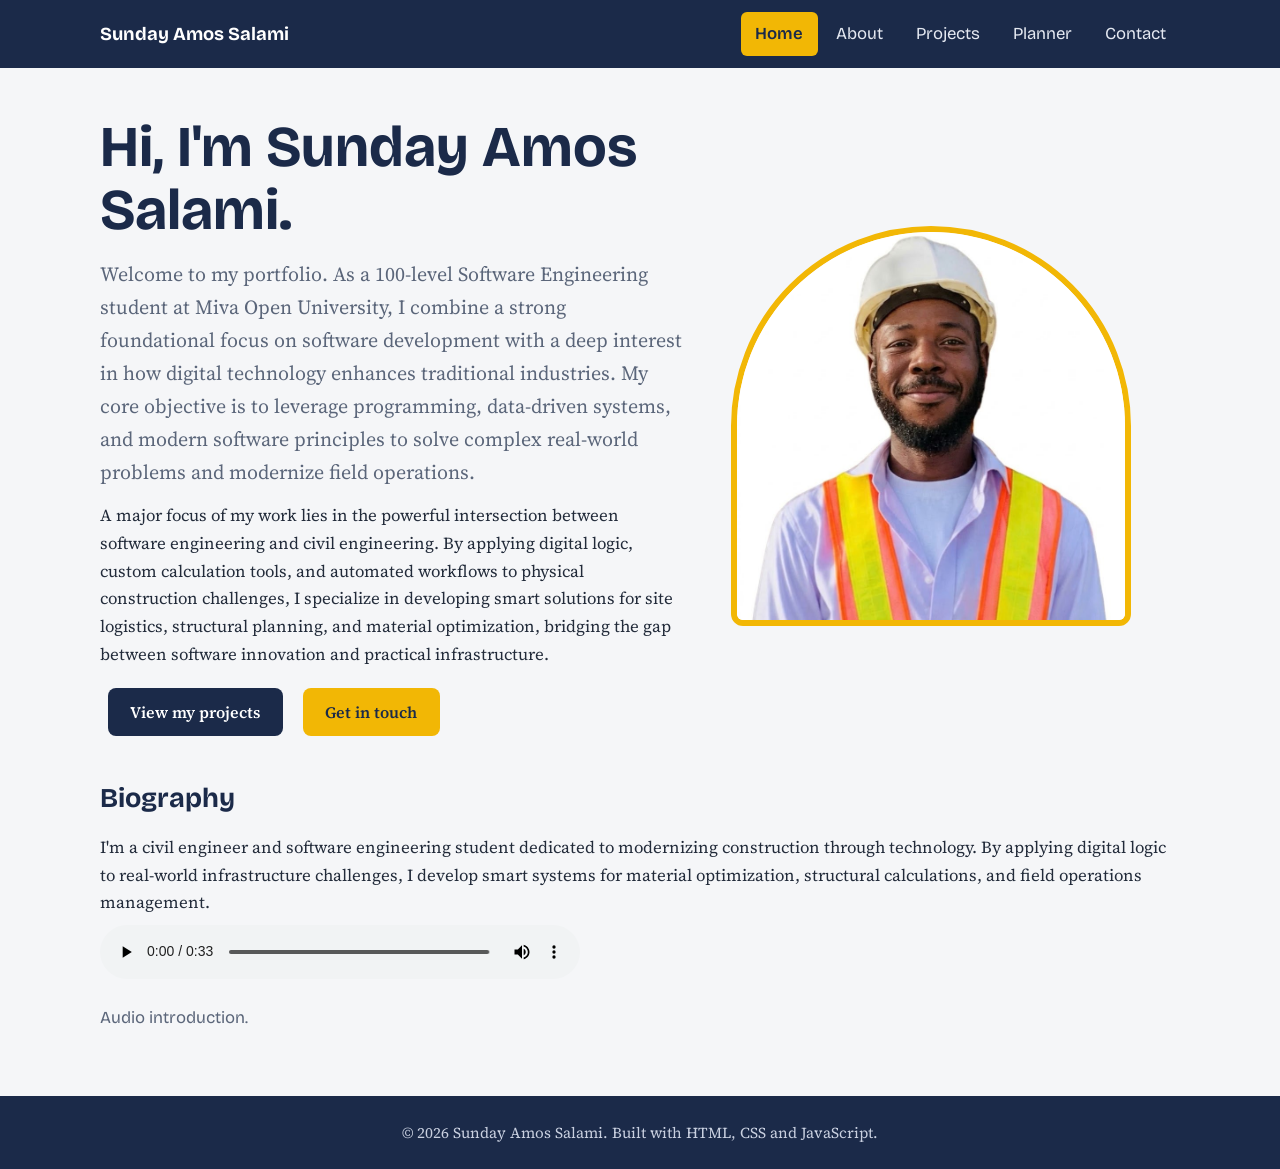
<file: portfolio/portfolio/index.html>
<!DOCTYPE html>
<!-- Page: Home | Part of Sunday Amos Salami's student portfolio -->
<html lang="en">
<head>
  <meta charset="UTF-8">
  <!-- Makes the layout scale correctly on phones -->
  <meta name="viewport" content="width=device-width, initial-scale=1">
  <title>Home | Sunday Amos Salami</title>
  <meta name="description" content="Student portfolio and academic planner of Sunday Amos Salami.">
  <!-- Google Fonts: speeds up font loading, then loads the two font families -->
  <link rel="preconnect" href="https://fonts.googleapis.com">
  <link rel="preconnect" href="https://fonts.gstatic.com" crossorigin>
  <link href="https://fonts.googleapis.com/css2?family=Bricolage+Grotesque:wght@500;700&family=Source+Serif+4:wght@400;600&display=swap" rel="stylesheet">
  <!-- Site-wide stylesheet -->
  <link rel="stylesheet" href="css/style.css">
</head>
<body>
  <!-- ===== Site header and navigation (same on every page) ===== -->
  <header>
    <div class="wrap">
      <a class="brand" href="index.html">Sunday Amos Salami</a>
      <!-- Mobile menu toggle; behaviour is in js/script.js -->
      <button id="menu-btn" aria-label="Toggle menu" aria-expanded="false">Menu</button>
      <nav aria-label="Main">
        <ul id="nav-list">
          <li><a href="index.html" class="active" aria-current="page">Home</a></li>
          <li><a href="about.html">About</a></li>
          <li><a href="projects.html">Projects</a></li>
          <li><a href="planner.html">Planner</a></li>
          <li><a href="contact.html">Contact</a></li>
        </ul>
      </nav>
    </div>
  </header>

  <!-- ===== Main page content ===== -->
  <main>
    <div class="wrap">
      <!-- Hero: introduction text on the left, portrait on the right -->
      <section class="hero">
        <div>
          <h1>Hi, I'm Sunday Amos Salami.</h1>
          <p class="lead">Welcome to my portfolio. As a 100-level Software Engineering student at Miva Open University, I combine a strong foundational focus on software development with a deep interest in how digital technology enhances traditional industries. My core objective is to leverage programming, data-driven systems, and modern software principles to solve complex real-world problems and modernize field operations.</p>
          <p>A major focus of my work lies in the powerful intersection between software engineering and civil engineering. By applying digital logic, custom calculation tools, and automated workflows to physical construction challenges, I specialize in developing smart solutions for site logistics, structural planning, and material optimization, bridging the gap between software innovation and practical infrastructure.</p>
          <!-- Call-to-action buttons -->
          <a class="btn" href="projects.html">View my projects</a>
          <a class="btn alt" href="contact.html">Get in touch</a>
        </div>
        <img src="images/salami.jpeg" alt="Portrait of Sunday Amos Salami" width="400" height="400">
      </section>

      <!-- Short biography -->
      <h2>Biography</h2>
      <p>I'm a civil engineer and software engineering student dedicated to modernizing construction through technology. By applying digital logic to real-world infrastructure challenges, I develop smart systems for material optimization, structural calculations, and field operations management.</p>

      <!-- Audio introduction (file must exist at media/bio.mpeg) -->
      <audio controls aria-label="Audio introduction">
        <source src="media/bio.mpeg" type="audio/mpeg">
        Your browser does not support audio.
      </audio>
      <p class="stats">Audio introduction.</p>
    </div>
  </main>

  <!-- ===== Footer ===== -->
  <footer>
    <p>&copy; 2026 Sunday Amos Salami. Built with HTML, CSS and JavaScript.</p>
  </footer>

  <!-- Shared JavaScript: menu toggle, form validation, planner logic -->
  <script src="js/script.js"></script>
</body>
</html>
</file>
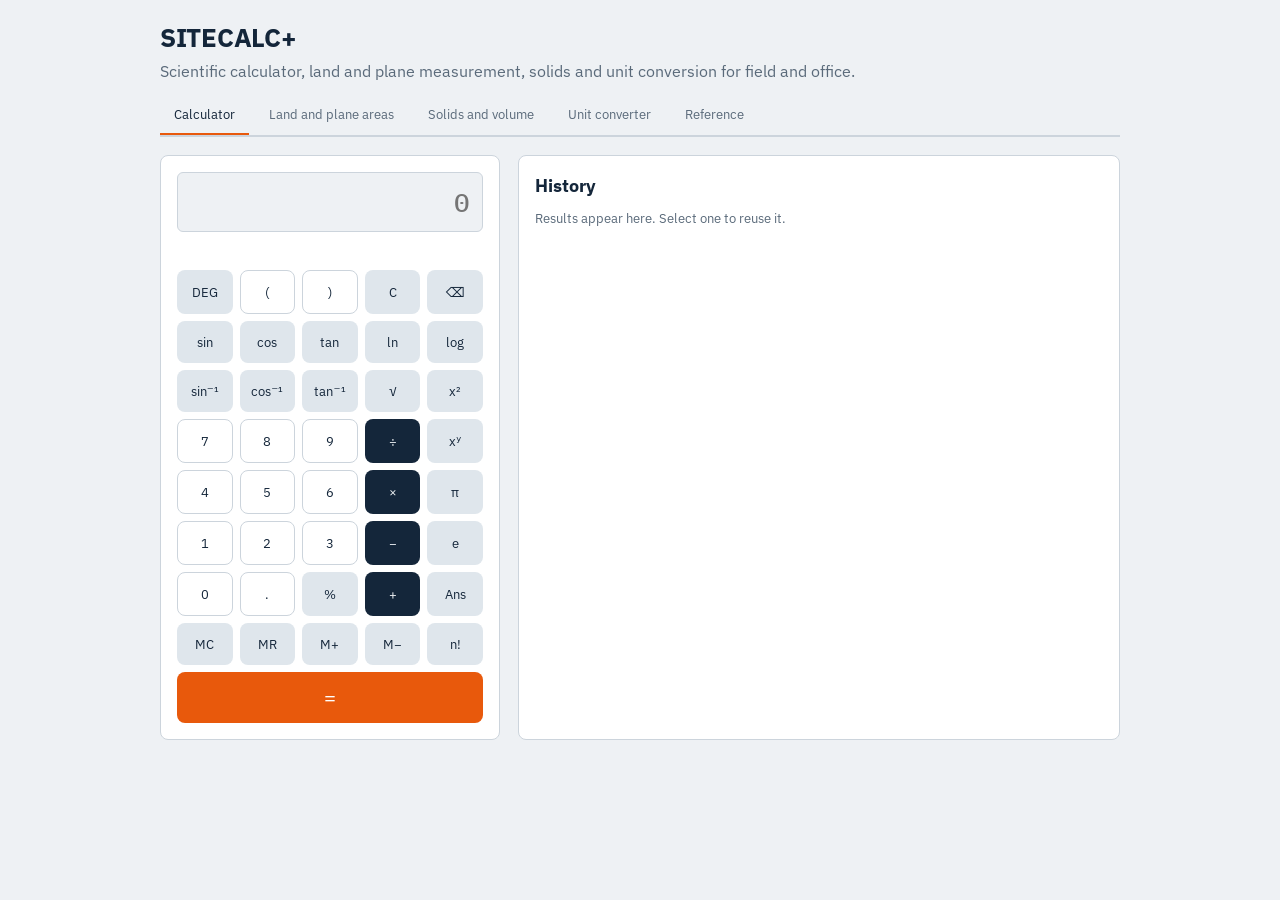
<file: portfolio/portfolio/sitecalc/index.html>
<!DOCTYPE html>
<html lang="en">
<head>
<meta charset="utf-8">
<meta name="viewport" content="width=device-width, initial-scale=1, viewport-fit=cover">
<title>SITECALC+ – Land Measurement and Engineering Calculator</title>
<link href="https://fonts.googleapis.com/css2?family=IBM+Plex+Sans:wght@400;500;600;700&family=IBM+Plex+Mono:wght@500&display=swap" rel="stylesheet">
<style>
:root{--bg:#eef1f4;--sf:#fff;--ink:#14263a;--mu:#5a6a7a;--ln:#ccd4dc;--ac:#e8590c;--acl:#fff;--fn:#dfe6ec;--ok:#1f7a4d;--wn:#b4441a;box-sizing:border-box;padding-top:env(safe-area-inset-top,0px);padding-bottom:env(safe-area-inset-bottom,0px)}
@media (prefers-color-scheme:dark){:root:not([data-theme="light"]){--bg:#0e1a27;--sf:#16263a;--ink:#e6edf3;--mu:#92a4b5;--ln:#2e4258;--fn:#223850;--ok:#5fc28a;--wn:#f0955a}}
:root[data-theme="dark"]{--bg:#0e1a27;--sf:#16263a;--ink:#e6edf3;--mu:#92a4b5;--ln:#2e4258;--fn:#223850;--ok:#5fc28a;--wn:#f0955a}
*{box-sizing:border-box}
html{scroll-padding-top:env(safe-area-inset-top,0px)}
body{margin:0;background:var(--bg);color:var(--ink);font:16px/1.5 "IBM Plex Sans",system-ui,-apple-system,"Segoe UI",sans-serif}
header{padding:18px 20px 0;max-width:1000px;margin:auto}
h1{font-size:26px;margin:0;font-weight:700;letter-spacing:-.3px}
header p{margin:2px 0 12px;color:var(--mu)}
nav{display:flex;gap:6px;overflow-x:auto;border-bottom:2px solid var(--ln)}
nav button{font:600 15px inherit;font-family:inherit;border:0;background:none;color:var(--mu);padding:10px 14px;cursor:pointer;border-bottom:4px solid transparent;margin-bottom:-2px;white-space:nowrap}
nav button[aria-selected="true"]{color:var(--ink);border-bottom-color:var(--ac)}
button:focus-visible,input:focus-visible,select:focus-visible,textarea:focus-visible{outline:3px solid var(--ac);outline-offset:2px}
main{max-width:1000px;margin:auto;padding:18px 20px 30px}
section{display:none}section.on{display:block}
.g2{display:grid;grid-template-columns:minmax(0,340px) minmax(0,1fr);gap:18px}
@media(max-width:760px){.g2{grid-template-columns:1fr}}
.pn{background:var(--sf);border:1px solid var(--ln);border-radius:8px;padding:16px}
h2{font-size:18px;margin:0 0 10px}
label{display:block;font-size:13px;color:var(--mu);margin:10px 0 2px}
input,select,textarea{width:100%;font:inherit;padding:8px 10px;border:1px solid var(--ln);border-radius:6px;background:var(--bg);color:var(--ink)}
textarea{font-family:"IBM Plex Mono",ui-monospace,monospace;font-size:14px}
.row{display:grid;grid-template-columns:1fr 1fr;gap:10px}
.kp{display:grid;grid-template-columns:repeat(auto-fit,minmax(140px,1fr));gap:10px;margin-bottom:14px}
.k{background:var(--bg);border-radius:6px;padding:8px 12px;border-top:3px solid var(--ac)}
.k b{display:block;font:500 20px "IBM Plex Mono",ui-monospace,monospace;overflow-wrap:anywhere}
.k span{font-size:13px;color:var(--mu)}
table{width:100%;border-collapse:collapse;font-size:15px}
td,th{padding:6px 8px;border-bottom:1px solid var(--ln);text-align:left}
td:last-child,th:last-child{text-align:right;font-family:"IBM Plex Mono",ui-monospace,monospace;font-size:14px}
th{color:var(--mu);font-weight:600}
.sc{overflow-x:auto}
.err{border-left:4px solid var(--wn);padding:8px 12px;background:var(--bg);color:var(--wn)}
.note{font-size:13px;color:var(--mu);margin:10px 0 0}
.calc{max-width:420px;margin:auto}
#c_in{font:500 26px "IBM Plex Mono",ui-monospace,monospace;text-align:right;padding:12px}
#c_pv{min-height:30px;text-align:right;font:500 18px "IBM Plex Mono",ui-monospace,monospace;color:var(--mu);padding:4px 6px}
.kb{display:grid;grid-template-columns:repeat(5,1fr);gap:7px;margin-top:8px}
.kb button{font:600 16px inherit;font-family:inherit;padding:12px 0;border:0;border-radius:8px;background:var(--fn);color:var(--ink);cursor:pointer}
.kb button.n{background:var(--sf);border:1px solid var(--ln)}
.kb button.o{background:var(--ink);color:var(--bg)}
.kb button.e{grid-column:1/-1;background:var(--ac);color:var(--acl);font-size:20px}
.kb button:active{transform:scale(.97)}
#c_h div{padding:6px 0;border-bottom:1px solid var(--ln);cursor:pointer;font-family:"IBM Plex Mono",ui-monospace,monospace;font-size:14px}
#c_h small{display:block;color:var(--mu)}
</style>
</head>
<body>
<header>
<h1>SITECALC+</h1>
<p>Scientific calculator, land and plane measurement, solids and unit conversion for field and office.</p>
<nav id="tabs" role="tablist">
<button role="tab" data-t="calc" aria-selected="true">Calculator</button>
<button role="tab" data-t="land" aria-selected="false">Land and plane areas</button>
<button role="tab" data-t="sol" aria-selected="false">Solids and volume</button>
<button role="tab" data-t="cv" aria-selected="false">Unit converter</button>
<button role="tab" data-t="ref" aria-selected="false">Reference</button>
</nav>
</header>
<main>

<section id="calc" class="on"><div class="g2">
<div class="pn calc" style="width:100%">
<input id="c_in" inputmode="none" autocomplete="off" aria-label="Expression" placeholder="0">
<div id="c_pv" aria-live="polite"></div>
<div class="kb" id="kb"></div>
</div>
<div class="pn"><h2>History</h2><div id="c_h"><p class="note">Results appear here. Select one to reuse it.</p></div></div>
</div></section>

<section id="land"><div class="g2">
<div class="pn" id="l_p"></div><div class="pn"><h2>Results</h2><div id="l_r"></div></div>
</div></section>

<section id="sol"><div class="g2">
<div class="pn" id="s_p"></div><div class="pn"><h2>Results</h2><div id="s_r"></div></div>
</div></section>

<section id="cv"><div class="g2">
<div class="pn"><h2>Convert</h2>
<label>Quantity</label><select id="v_c"></select>
<div class="row"><div><label>Value</label><input id="v_v" type="number" value="1" step="any"></div>
<div><label>From</label><select id="v_u"></select></div></div></div>
<div class="pn"><h2>All units</h2><div class="sc"><table id="v_t"></table></div></div>
</div></section>

<section id="ref"><div class="g2">
<div class="pn"><h2>Reinforcement bars</h2><div class="sc"><table id="r_b"></table></div>
<p class="note">Mass uses d² ÷ 162.2 kg/m. Check against the mill certificate of the bars you buy.</p></div>
<div class="pn"><h2>Typical unit weights</h2><div class="sc"><table id="r_w"></table></div>
<p class="note">Typical design values. Use the figures in your project specification where they differ.</p>
<h2 style="margin-top:18px">Survey and land constants</h2><div class="sc"><table id="r_c"></table></div></div>
</div></section>
</main>

<script>
const $=id=>document.getElementById(id);
const fmt=x=>{if(!isFinite(x))return '–';if(x===0)return '0';const a=Math.abs(x);if(a>=1e12||a<1e-5)return x.toExponential(4);return Number(x.toPrecision(9)).toLocaleString('en-US',{maximumFractionDigits:8})};
const P=Math.PI;
const CAT={
Length:{m:1,km:1e3,cm:.01,mm:.001,in:.0254,ft:.3048,yd:.9144,mi:1609.344,'nautical mile':1852,chain:20.1168,link:.201168,rod:5.0292},
Area:{'m²':1,'km²':1e6,ha:1e4,are:100,'cm²':1e-4,'mm²':1e-6,'ft²':.09290304,'in²':6.4516e-4,'yd²':.83612736,acre:4046.8564224,rood:1011.7141056,'mi²':2589988.110336},
Volume:{'m³':1,L:.001,mL:1e-6,'ft³':.028316846592,'in³':1.6387064e-5,'yd³':.764554857984,'US gal':.003785411784,'imp gal':.00454609,'oil barrel':.158987294928},
Angle:{'degree':1,radian:180/P,gradian:.9,arcminute:1/60,arcsecond:1/3600,turn:360},
Mass:{kg:1,g:.001,tonne:1e3,lb:.45359237,oz:.028349523125,'short ton':907.18474,'long ton':1016.0469088,stone:6.35029318},
Force:{N:1,kN:1e3,MN:1e6,kgf:9.80665,lbf:4.4482216152605,kip:4448.2216152605,'tonne-force':9806.65},
Pressure:{Pa:1,kPa:1e3,MPa:1e6,bar:1e5,psi:6894.757293168,ksi:6894757.293168,'kgf/cm²':98066.5,atm:101325},
Energy:{J:1,kJ:1e3,MJ:1e6,kWh:3.6e6,cal:4.184,kcal:4184,BTU:1055.05585262,'ft·lbf':1.3558179483314},
Power:{W:1,kW:1e3,MW:1e6,hp:745.69987158,'PS':735.49875,'BTU/h':.29307107},
Speed:{'m/s':1,'km/h':1/3.6,mph:.44704,knot:1852/3600,'ft/s':.3048},
Density:{'kg/m³':1,'g/cm³':1e3,'lb/ft³':16.01846337,'lb/in³':27679.9047},
Time:{s:1,min:60,h:3600,day:86400,week:604800},
Temperature:null};
const TMP={'°C':[v=>v,v=>v],K:[v=>v-273.15,v=>v+273.15],'°F':[v=>(v-32)*5/9,v=>v*9/5+32],'°R':[v=>(v-491.67)*5/9,v=>v*9/5+491.67]};
const opts=(o,sel)=>Object.keys(o).map(k=>`<option${k===sel?' selected':''}>${k}</option>`).join('');
const rows=a=>'<table>'+a.map(r=>`<tr><td>${r[0]}</td><td>${r[1]}</td></tr>`).join('')+'</table>';
const kp=a=>'<div class="kp">'+a.map(([v,l])=>`<div class="k"><b>${v}</b><span>${l}</span></div>`).join('')+'</div>';

/* ---------- Scientific calculator ---------- */
let deg=true,mem=0,ans=0,fresh=false,hist=[];
function calc(src){
 let s=src.replace(/×/g,'*').replace(/÷/g,'/').replace(/−/g,'-').replace(/π/g,'pi').replace(/√/g,'sqrt').replace(/\s+/g,'').toLowerCase().replace(/ans/g,'#');
 s+=')'.repeat(Math.max(0,(s.match(/\(/g)||[]).length-(s.match(/\)/g)||[]).length));
 let i=0;const fail=()=>{throw new Error('Check the expression')};
 const z=r=>Math.abs(r)<1e-14?0:r,tr=x=>deg?x*P/180:x,fr=x=>deg?x*180/P:x;
 const fact=x=>{if(x<0||x!==Math.floor(x)||x>170)fail();let r=1;for(let k=2;k<=x;k++)r*=k;return r};
 const F={sin:x=>z(Math.sin(tr(x))),cos:x=>z(Math.cos(tr(x))),tan:x=>z(Math.tan(tr(x))),asin:x=>fr(Math.asin(x)),acos:x=>fr(Math.acos(x)),atan:x=>fr(Math.atan(x)),sinh:Math.sinh,cosh:Math.cosh,tanh:Math.tanh,ln:Math.log,log:Math.log10,sqrt:Math.sqrt,cbrt:Math.cbrt,abs:Math.abs,exp:Math.exp,fact};
 const pk=()=>s[i];
 const num=()=>{const m=/^(\d+\.?\d*|\.\d+)(e[+-]?\d+)?/.exec(s.slice(i));if(!m)fail();i+=m[0].length;return parseFloat(m[0])};
 function prim(){const c=pk();
  if(c==='('){i++;const v=ex();if(pk()!==')')fail();i++;return v}
  if(c==='#'){i++;return ans}
  if(c&&/[a-z]/.test(c)){const m=/^[a-z]+/.exec(s.slice(i))[0];i+=m.length;if(m==='pi')return P;if(m==='e')return Math.E;
   if(!F[m]||pk()!=='(')fail();i++;const v=ex();if(pk()!==')')fail();i++;return F[m](v)}
  return num()}
 function post(){let v=prim();while(pk()==='!'||pk()==='%'){v=pk()==='!'?fact(v):v/100;i++}return v}
 function pw(){const b=post();if(pk()==='^'){i++;return Math.pow(b,un())}return b}
 function un(){if(pk()==='-'){i++;return -un()}if(pk()==='+'){i++;return un()}return pw()}
 function term(){let v=un();for(;;){const c=pk();if(c==='*'){i++;v*=un()}else if(c==='/'){i++;v/=un()}else if(c&&/[(a-z#]/.test(c))v*=un();else return v}}
 function ex(){let v=term();for(;;){const c=pk();if(c==='+'){i++;v+=term()}else if(c==='-'){i++;v-=term()}else return v}}
 const v=ex();if(i<s.length)fail();if(!isFinite(v))throw new Error('Math error');return parseFloat(v.toPrecision(12));
}
const KB=[['DEG','m'],['(','n'],[')','n'],['C','m'],['⌫','m'],
['sin','f','sin('],['cos','f','cos('],['tan','f','tan('],['ln','f','ln('],['log','f','log('],
['sin⁻¹','f','asin('],['cos⁻¹','f','acos('],['tan⁻¹','f','atan('],['√','f','√('],['x²','f','^2'],
['7','n'],['8','n'],['9','n'],['÷','o'],['xʸ','f','^'],
['4','n'],['5','n'],['6','n'],['×','o'],['π','f','π'],
['1','n'],['2','n'],['3','n'],['−','o'],['e','f','e'],
['0','n'],['.','n'],['%','f','%'],['+','o'],['Ans','f','Ans'],
['MC','m'],['MR','m'],['M+','m'],['M−','m'],['n!','f','!'],
['=','e']];
const ci=$('c_in');
function ins(t){if(fresh&&/^[\d.π(a-z√e]/i.test(t)&&t!=='^'&&t!=='^2'&&t!=='!'&&t!=='%')ci.value='';fresh=false;
 const a=ci.selectionStart??ci.value.length,b=ci.selectionEnd??a;ci.setRangeText(t,a,b,'end');preview()}
function preview(){const v=ci.value.trim();if(!v){$('c_pv').textContent='';return}try{$('c_pv').textContent='= '+fmt(calc(v))}catch(e){$('c_pv').textContent=''}}
function equals(){const v=ci.value.trim();if(!v)return;try{const r=calc(v);hist.unshift([v,r]);ans=r;ci.value=String(r);fresh=true;$('c_pv').textContent='';renderHist()}catch(e){$('c_pv').textContent=e.message}}
function renderHist(){$('c_h').innerHTML=hist.slice(0,30).map(([e,r],k)=>`<div data-k="${k}"><small>${e}</small>${fmt(r)}</div>`).join('')}
function key(l,t){
 if(l==='DEG'){deg=!deg;document.querySelector('[data-l="DEG"]').textContent=deg?'DEG':'RAD';preview()}
 else if(l==='C'){ci.value='';$('c_pv').textContent='';fresh=false}
 else if(l==='⌫'){ci.value=ci.value.slice(0,-1);preview()}
 else if(l==='='){equals()}
 else if(l==='MC'){mem=0}else if(l==='MR'){ins(String(mem))}
 else if(l==='M+'||l==='M−'){try{const v=calc(ci.value||String(ans));mem+=l==='M+'?v:-v}catch(e){}}
 else ins(t||l)}
$('kb').innerHTML=KB.map(([l,c,t])=>`<button class="${c}" data-l="${l}" data-t="${t||''}">${l}</button>`).join('');
$('kb').onclick=e=>{const b=e.target.closest('button');if(b)key(b.dataset.l,b.dataset.t)};
ci.addEventListener('input',()=>{fresh=false;preview()});
ci.addEventListener('keydown',e=>{if(e.key==='Enter'){e.preventDefault();equals()}});
$('c_h').onclick=e=>{const d=e.target.closest('div[data-k]');if(d){ci.value=String(hist[d.dataset.k][1]);fresh=true;preview()}};

/* ---------- Shape tools ---------- */
const pairs=t=>t.split(/[\n;]+/).map(l=>l.trim().split(/[\s,]+/).map(parseFloat)).filter(r=>r.length>=2&&r.every(isFinite));
const PL={
rect:{n:'Rectangle or square',f:[['a','Length',40],['b','Width',25]],c:v=>({A:v.a*v.b,L:2*(v.a+v.b)})},
tri:{n:'Triangle (base and height)',f:[['b','Base',30],['h','Height',20]],c:v=>({A:v.b*v.h/2})},
tri3:{n:'Triangle (three sides)',f:[['a','Side a',30],['b','Side b',40],['c','Side c',50]],c:v=>{const s=(v.a+v.b+v.c)/2,q=s*(s-v.a)*(s-v.b)*(s-v.c);return q>0?{A:Math.sqrt(q),L:2*s}:{err:'These three sides cannot form a triangle.'}}},
trap:{n:'Trapezoid',f:[['a','Parallel side a',30],['b','Parallel side b',20],['h','Height',15]],c:v=>({A:(v.a+v.b)/2*v.h})},
par:{n:'Parallelogram',f:[['b','Base',30],['h','Height',12],['s','Slanted side',14]],c:v=>({A:v.b*v.h,L:2*(v.b+v.s)})},
circ:{n:'Circle',f:[['r','Radius',10]],c:v=>({A:P*v.r*v.r,L:2*P*v.r})},
sec:{n:'Circular sector',f:[['r','Radius',10],['t','Angle (degrees)',90]],c:v=>({A:v.r*v.r*v.t*P/360,L:2*v.r+v.r*v.t*P/180})},
ell:{n:'Ellipse',f:[['a','Semi-axis a',12],['b','Semi-axis b',8]],c:v=>({A:P*v.a*v.b,L:P*(3*(v.a+v.b)-Math.sqrt((3*v.a+v.b)*(v.a+3*v.b)))})},
poly:{n:'Plot from coordinates',f:[['p','Corner coordinates, one "x, y" pair per line, in order around the plot',"0, 0\n40, 0\n40, 25\n20, 35\n0, 25",'ta']],c:v=>{const p=pairs(v.p);if(p.length<3)return{err:'Enter at least three corners as x, y pairs.'};
 let a=0,l=0,cx=0,cy=0;p.forEach((q,i)=>{const r=p[(i+1)%p.length],k=q[0]*r[1]-r[0]*q[1];a+=k;cx+=(q[0]+r[0])*k;cy+=(q[1]+r[1])*k;l+=Math.hypot(r[0]-q[0],r[1]-q[1])});
 a/=2;return{A:Math.abs(a),L:l,x:a?[['Centroid x',fmt(cx/(6*a))],['Centroid y',fmt(cy/(6*a))],['Corners',p.length]]:[]}}},
off:{n:'Irregular boundary (offsets)',f:[['p','Chainage and offset, one pair per line, along a baseline',"0, 4.2\n10, 5.1\n20, 6.0\n30, 4.8\n40, 3.9",'ta']],c:v=>{const p=pairs(v.p);if(p.length<2)return{err:'Enter at least two chainage, offset pairs.'};
 let t=0;for(let i=0;i<p.length-1;i++)t+=(p[i][1]+p[i+1][1])/2*(p[i+1][0]-p[i][0]);
 const h=p[1][0]-p[0][0],n=p.length,eq=p.every((q,i)=>i===0||Math.abs(q[0]-p[i-1][0]-h)<1e-9*Math.max(1,Math.abs(h)));
 if(n>=3&&n%2===1&&eq){let s=p[0][1]+p[n-1][1];for(let i=1;i<n-1;i++)s+=(i%2?4:2)*p[i][1];const sm=Math.abs(h/3*s);return{A:sm,x:[['Trapezoidal rule',fmt(Math.abs(t))],['Simpson’s rule (used)',fmt(sm)]]}}
 return{A:Math.abs(t),x:[['Method','Trapezoidal rule']]}}}};
const SO={
box:{n:'Cuboid',f:[['l','Length',5],['w','Width',3],['h','Height',2]],c:v=>({V:v.l*v.w*v.h,S:2*(v.l*v.w+v.l*v.h+v.w*v.h)})},
cyl:{n:'Cylinder',f:[['r','Radius',1],['h','Height',3]],c:v=>({V:P*v.r*v.r*v.h,S:2*P*v.r*(v.r+v.h)})},
hol:{n:'Hollow cylinder or pipe',f:[['R','Outer radius',0.3],['r','Inner radius',0.25],['h','Length',6]],c:v=>v.r>=v.R?{err:'Inner radius must be smaller than outer radius.'}:{V:P*v.h*(v.R*v.R-v.r*v.r),S:2*P*(v.R+v.r)*v.h+2*P*(v.R*v.R-v.r*v.r)}},
cone:{n:'Cone',f:[['r','Radius',2],['h','Height',3]],c:v=>({V:P*v.r*v.r*v.h/3,S:P*v.r*(v.r+Math.hypot(v.r,v.h))})},
sph:{n:'Sphere',f:[['r','Radius',1.5]],c:v=>({V:4/3*P*v.r**3,S:4*P*v.r*v.r})},
fru:{n:'Conical frustum',f:[['a','Bottom radius',2],['b','Top radius',1],['h','Height',3]],c:v=>({V:P*v.h/3*(v.a*v.a+v.a*v.b+v.b*v.b),S:P*(v.a*v.a+v.b*v.b)+P*(v.a+v.b)*Math.hypot(v.h,v.a-v.b)})},
tre:{n:'Trench or channel (earthworks)',f:[['b','Bottom width',1.2],['d','Depth',2],['z','Side slope (horizontal per 1 vertical)',0.5],['L','Length',30]],c:v=>({V:(v.b+v.z*v.d)*v.d*v.L})}};
const DEN={'None':0,'Plain concrete':2400,'Reinforced concrete':2500,'Structural steel':7850,'Water':1000,'Loose dry soil':1600,'Brick masonry':1900,'Softwood timber':500};
const LU=['m','ft','yd','km','cm','mm','in','mi','chain','link','rod'];
function mount(pid,rid,S,solid){
 const p=$(pid),r=$(rid);let cur=Object.keys(S)[0];
 p.innerHTML=`<h2>${solid?'Solid shape':'Plane shape'}</h2><select id="${pid}s">${Object.keys(S).map(k=>`<option value="${k}">${S[k].n}</option>`).join('')}</select>
 <label>Unit for lengths</label><select id="${pid}u">${opts(Object.fromEntries(LU.map(u=>[u,1])),'m')}</select><div id="${pid}f"></div>
 ${solid?`<label>Material (optional, for mass)</label><select id="${pid}m">${Object.keys(DEN).map(k=>`<option>${k}</option>`).join('')}</select><label>Density (kg/m³)</label><input id="${pid}d" type="number" value="0" step="any">`:''}`;
 const fields=()=>{$(pid+'f').innerHTML=S[cur].f.map(([id,l,d,t])=>`<label>${l}</label>`+(t==='ta'?`<textarea id="${pid}_${id}" rows="7">${d}</textarea>`:`<input id="${pid}_${id}" type="number" step="any" value="${d}" min="0">`)).join('');run()};
 function run(){
  const v={};S[cur].f.forEach(([id,,,t])=>v[id]=t==='ta'?$(`${pid}_${id}`).value:parseFloat($(`${pid}_${id}`).value)||0);
  const o=S[cur].c(v),f=CAT.Length[$(pid+'u').value],un=$(pid+'u').value;
  if(o.err){r.innerHTML=`<div class="err">${o.err}</div>`;return}
  let h='';
  if(!solid){const m2=o.A*f*f;
   h=kp([[fmt(o.A)+' '+un+'²','Area in your unit'],[fmt(m2/1e4)+' ha','Hectares'],[fmt(m2/CAT.Area.acre)+' acre','Acres']]);
   if(o.L!=null)h+=rows([['Perimeter',fmt(o.L)+' '+un],['Perimeter in metres',fmt(o.L*f)+' m']]);
   if(o.x)h+=rows(o.x);
   h+='<h2 style="margin-top:16px">Area in every unit</h2>'+rows(Object.entries(CAT.Area).map(([k,q])=>[k,fmt(m2/q)]));
   h+='<h2 style="margin-top:16px">Plots that fit</h2>'+rows([['50 × 100 ft plots',fmt(m2/(50*100*.09290304))],['60 × 120 ft plots',fmt(m2/(60*120*.09290304))],['600 m² plots',fmt(m2/600)]])+'<p class="note">Counts ignore roads, setbacks and boundary shapes.</p>';
  }else{const m3=o.V*f**3,den=parseFloat($(pid+'d').value)||0;
   h=kp([[fmt(m3)+' m³','Volume'],[o.S!=null?fmt(o.S*f*f)+' m²':'–','Surface area']]);
   if(den>0)h+=kp([[fmt(m3*den)+' kg','Mass'],[fmt(m3*den*9.80665/1000)+' kN','Weight']]);
   h+=rows(Object.entries(CAT.Volume).map(([k,q])=>[k,fmt(m3/q)]));}
  r.innerHTML=h}
 $(pid+'s').onchange=e=>{cur=e.target.value;fields()};$(pid+'u').onchange=run;
 if(solid)$(pid+'m').onchange=e=>{$(pid+'d').value=DEN[e.target.value];run()};
 p.addEventListener('input',run);fields()}
mount('l_p','l_r',PL,false);mount('s_p','s_r',SO,true);

/* ---------- Converter ---------- */
$('v_c').innerHTML=Object.keys(CAT).map(k=>`<option>${k}</option>`).join('');
function cvUnits(){const c=$('v_c').value;$('v_u').innerHTML=c==='Temperature'?opts(TMP):opts(CAT[c]);cv()}
function cv(){const c=$('v_c').value,x=parseFloat($('v_v').value),u=$('v_u').value;if(!isFinite(x)){$('v_t').innerHTML='';return}
 let a;if(c==='Temperature'){const b=TMP[u][0](x);a=Object.keys(TMP).map(k=>[k,fmt(TMP[k][1](b))])}
 else{const b=x*CAT[c][u];a=Object.entries(CAT[c]).map(([k,q])=>[k,fmt(b/q)])}
 $('v_t').innerHTML=a.map(r=>`<tr><td>${r[0]}</td><td>${r[1]}</td></tr>`).join('')}
$('v_c').onchange=cvUnits;$('v_u').onchange=cv;$('v_v').oninput=cv;cvUnits();

/* ---------- Reference ---------- */
$('r_b').innerHTML='<tr><th>Diameter</th><th>Area (mm²)</th><th>kg/m</th></tr>'+[6,8,10,12,16,20,25,32,40].map(d=>`<tr><td>Y${d}</td><td>${fmt(P*d*d/4)}</td><td>${(d*d/162.2).toFixed(3)}</td></tr>`).join('');
$('r_w').innerHTML=rows([['Plain concrete','24 kN/m³'],['Reinforced concrete','25 kN/m³'],['Structural steel','78.5 kN/m³'],['Brick masonry','19 kN/m³'],['Loose dry soil','16 kN/m³'],['Water','9.81 kN/m³'],['Softwood timber','5 kN/m³']]);
$('r_c').innerHTML=rows([['1 hectare','10,000 m²'],['1 acre','4,046.86 m²'],['1 chain','20.1168 m (66 ft, 100 links)'],['1 square mile','640 acres'],['1 kgf','9.80665 N'],['1 MPa','1 N/mm² = 145.04 psi'],['1 ft','0.3048 m exactly']]);

$('tabs').onclick=e=>{const t=e.target.dataset.t;if(!t)return;
 document.querySelectorAll('nav button').forEach(b=>b.setAttribute('aria-selected',b.dataset.t===t));
 document.querySelectorAll('section').forEach(s=>s.classList.toggle('on',s.id===t))};
</script>
</body>
</html>
</file>
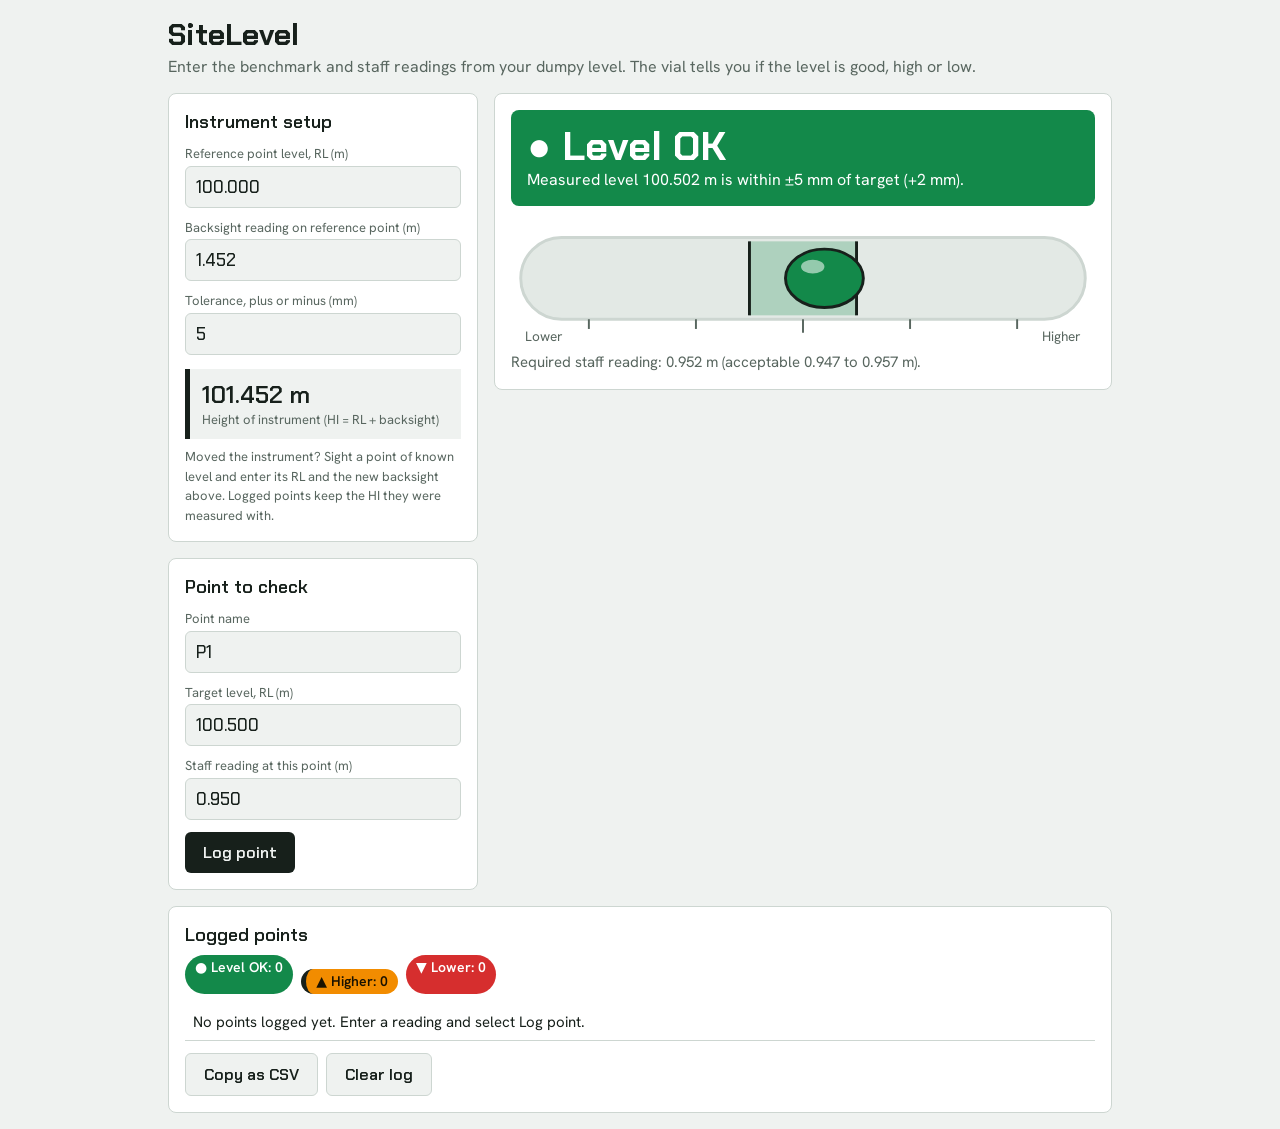
<file: portfolio/portfolio/sitelevel/index.html>
<!DOCTYPE html>
<html lang="en">
<head>
<meta charset="utf-8">
<meta name="viewport" content="width=device-width, initial-scale=1, viewport-fit=cover">
<title>SiteLevel – Digital Spirit Level for Dumpy Level Readings</title>
<link href="https://fonts.googleapis.com/css2?family=Chakra+Petch:wght@500;600;700&family=Hanken+Grotesk:wght@400;500;600&display=swap" rel="stylesheet">
<style>
:root{--bg:#eff2f0;--sf:#fff;--ink:#17201b;--mu:#58665f;--ln:#cdd6d1;--tube:#e3e9e5;--g:#13894a;--o:#f28c00;--r:#d62e2e;--n:#6c7a73;--gi:#fff;--oi:#1a1200;--ri:#fff;--ni:#fff;box-sizing:border-box;padding-top:env(safe-area-inset-top,0px);padding-bottom:env(safe-area-inset-bottom,0px)}
@media (prefers-color-scheme:dark){:root:not([data-theme="light"]){--bg:#0f1512;--sf:#18211c;--ink:#e8efeb;--mu:#98a9a0;--ln:#2f3d36;--tube:#223029;--g:#2fbf73;--gi:#04180d;--r:#ef5a5a;--ri:#1d0505;--n:#8a9992;--ni:#0f1512}}
:root[data-theme="dark"]{--bg:#0f1512;--sf:#18211c;--ink:#e8efeb;--mu:#98a9a0;--ln:#2f3d36;--tube:#223029;--g:#2fbf73;--gi:#04180d;--r:#ef5a5a;--ri:#1d0505;--n:#8a9992;--ni:#0f1512}
*{box-sizing:border-box}
html{scroll-padding-top:env(safe-area-inset-top,0px)}
body{margin:0;background:var(--bg);color:var(--ink);font:16px/1.5 "Hanken Grotesk",system-ui,-apple-system,"Segoe UI",sans-serif}
header,main{max-width:980px;margin:auto;padding:0 18px}
header{padding-top:18px}
h1{font:700 30px/1.1 "Chakra Petch","Arial Narrow",sans-serif;margin:0}
header p{margin:4px 0 14px;color:var(--mu)}
h2{font:600 18px "Chakra Petch",sans-serif;margin:0 0 8px}
.pn{background:var(--sf);border:1px solid var(--ln);border-radius:8px;padding:16px;margin-bottom:16px}
.g{display:grid;grid-template-columns:minmax(0,310px) minmax(0,1fr);gap:16px;align-items:start}
@media(max-width:780px){.g{grid-template-columns:1fr}}
label{display:block;font-size:13px;color:var(--mu);margin:10px 0 2px}
input{width:100%;font:500 17px "Chakra Petch",sans-serif;padding:9px 10px;border:1px solid var(--ln);border-radius:6px;background:var(--bg);color:var(--ink)}
input:focus-visible,button:focus-visible{outline:3px solid var(--ink);outline-offset:2px}
.row{display:grid;grid-template-columns:1fr 1fr;gap:10px}
.hi{margin-top:14px;padding:10px 12px;border-left:5px solid var(--ink);background:var(--bg)}
.hi b{font:600 24px "Chakra Petch",sans-serif}
.hi span{display:block;font-size:13px;color:var(--mu)}
#v{--sc:var(--n);--sci:var(--ni)}
#v[data-s=ok]{--sc:var(--g);--sci:var(--gi)}
#v[data-s=hi]{--sc:var(--o);--sci:var(--oi)}
#v[data-s=lo]{--sc:var(--r);--sci:var(--ri)}
.ban{background:var(--sc);color:var(--sci);border-radius:8px;padding:14px 16px;transition:background .3s}
.ban b{display:block;font:700 40px/1.1 "Chakra Petch",sans-serif}
.ban span{font-size:16px}
svg{width:100%;height:auto;display:block;margin:12px 0 4px}
#bub{transition:transform .4s cubic-bezier(.3,1.4,.5,1)}
@media(prefers-reduced-motion:reduce){#bub{transition:none}}
.rq{font-size:15px;color:var(--mu);margin:6px 0 0}
.btn{font:600 16px "Chakra Petch",sans-serif;padding:10px 18px;border:0;border-radius:6px;background:var(--ink);color:var(--bg);cursor:pointer}
.btn.s{background:var(--bg);color:var(--ink);border:1px solid var(--ln)}
.bar{display:flex;flex-wrap:wrap;gap:8px;margin-top:12px;align-items:center}
.sc{overflow-x:auto}
table{width:100%;border-collapse:collapse;font-size:15px}
th,td{padding:7px 8px;border-bottom:1px solid var(--ln);text-align:right;white-space:nowrap}
th:first-child,td:first-child{text-align:left}
th{color:var(--mu);font-weight:600}
.chip{display:inline-block;padding:2px 10px;border-radius:999px;font-weight:600;font-size:14px;background:var(--c);color:var(--ci)}
.chip.ok{--c:var(--g);--ci:var(--gi)}.chip.hi{--c:var(--o);--ci:var(--oi)}.chip.lo{--c:var(--r);--ci:var(--ri)}
.x{border:0;background:none;color:var(--mu);font-size:18px;cursor:pointer}
.note{font-size:13px;color:var(--mu);margin:8px 0 0}
.sm{display:flex;gap:8px;flex-wrap:wrap;margin-bottom:10px}
</style>
</head>
<body>
<header>
<h1>SiteLevel</h1>
<p>Enter the benchmark and staff readings from your dumpy level. The vial tells you if the level is good, high or low.</p>
</header>
<main>
<div class="g">
<div>
<div class="pn"><h2>Instrument setup</h2>
<label>Reference point level, RL (m)</label><input id="rl" type="number" step="0.001" value="100.000">
<label>Backsight reading on reference point (m)</label><input id="bs" type="number" step="0.001" value="1.452">
<label>Tolerance, plus or minus (mm)</label><input id="tol" type="number" step="1" min="0" value="5">
<div class="hi"><b id="hi">–</b><span>Height of instrument (HI = RL + backsight)</span></div>
<p class="note">Moved the instrument? Sight a point of known level and enter its RL and the new backsight above. Logged points keep the HI they were measured with.</p></div>
<div class="pn"><h2>Point to check</h2>
<label>Point name</label><input id="nm" type="text" value="P1">
<label>Target level, RL (m)</label><input id="tg" type="number" step="0.001" value="100.500">
<label>Staff reading at this point (m)</label><input id="rd" type="number" step="0.001" value="0.950" inputmode="decimal">
<div class="bar"><button class="btn" id="add">Log point</button></div></div>
</div>
<div id="v" data-s="n">
<div class="pn"><div class="ban" aria-live="polite"><b id="t">Enter a reading</b><span id="u">Fill in the setup and staff reading.</span></div>
<svg viewBox="0 0 600 130" role="img" aria-label="Spirit level vial. The bubble moves right when the level is high and left when it is low.">
<rect x="10" y="20" width="580" height="84" rx="42" fill="var(--tube)" stroke="var(--ln)" stroke-width="3"/>
<rect id="win" x="245" y="24" width="110" height="76" fill="var(--g)" opacity=".25"/>
<line id="l1" x1="245" y1="24" x2="245" y2="100" stroke="var(--ink)" stroke-width="3"/>
<line id="l2" x1="355" y1="24" x2="355" y2="100" stroke="var(--ink)" stroke-width="3"/>
<g stroke="var(--mu)" stroke-width="2"><line x1="80" y1="104" x2="80" y2="114"/><line x1="190" y1="104" x2="190" y2="114"/><line x1="300" y1="104" x2="300" y2="118"/><line x1="410" y1="104" x2="410" y2="114"/><line x1="520" y1="104" x2="520" y2="114"/></g>
<g id="bub"><ellipse cx="300" cy="62" rx="40" ry="30" fill="var(--sc)" stroke="var(--ink)" stroke-width="3"/><ellipse cx="288" cy="50" rx="12" ry="7" fill="#fff" opacity=".55"/></g>
<text x="14" y="126" font-size="14" fill="var(--mu)" font-family="Hanken Grotesk,sans-serif">Lower</text>
<text x="586" y="126" font-size="14" text-anchor="end" fill="var(--mu)" font-family="Hanken Grotesk,sans-serif">Higher</text>
</svg>
<p class="rq" id="rq"></p></div>
</div>
</div>

<div class="pn"><h2>Logged points</h2>
<div class="sm" id="sm"></div>
<div class="sc"><table id="tb"></table></div>
<div class="bar"><button class="btn s" id="cp">Copy as CSV</button><button class="btn s" id="cl">Clear log</button><span class="note" id="msg"></span></div>
<textarea id="ta" rows="6" style="display:none;width:100%;margin-top:8px"></textarea>
</div>
</main>
<script>
const $=id=>document.getElementById(id),nv=id=>parseFloat($(id).value);
const SYM={ok:'●',hi:'▲',lo:'▼'},LAB={ok:'Level OK',hi:'Higher',lo:'Lower'};
let log=[];
try{const s=JSON.parse(localStorage.getItem('sitelevel')||'null');if(s){['rl','bs','tol','tg'].forEach(k=>{if(s[k]!=null)$(k).value=s[k]});log=s.log||[]}}catch(e){}
const save=()=>{try{localStorage.setItem('sitelevel',JSON.stringify({rl:$('rl').value,bs:$('bs').value,tol:$('tol').value,tg:$('tg').value,log}))}catch(e){}};
const esc=s=>String(s).replace(/[&<>"]/g,c=>({'&':'&amp;','<':'&lt;','>':'&gt;','"':'&quot;'}[c]));
const mm=x=>{const r=Math.round(x*10)/10;return (r>0?'+':'')+r};
const stat=(d,tol)=>Math.abs(d)<=tol+1e-9?'ok':d>0?'hi':'lo';
function calc(){
 const rl=nv('rl'),bs=nv('bs'),tol=Math.max(nv('tol')||0,0),tg=nv('tg'),rd=nv('rd');
 const HI=rl+bs;$('hi').textContent=isFinite(HI)?HI.toFixed(3)+' m':'–';
 const v=$('v'),bub=$('bub');
 if(![HI,tg,rd].every(isFinite)){v.dataset.s='n';$('t').textContent='Enter a reading';$('u').textContent='Fill in the setup and staff reading.';$('rq').textContent='';bub.style.transform='translate(0px,0)';return null}
 const RL=HI-rd,d=Math.round((RL-tg)*1e6)/1e3,s=stat(d,tol),range=Math.max(4*tol,10);
 v.dataset.s=s;
 $('t').textContent=SYM[s]+' '+LAB[s];
 const a=Math.abs(d);
 $('u').textContent=s==='ok'?`Measured level ${RL.toFixed(3)} m is within ±${tol} mm of target (${mm(d)} mm).`:s==='hi'?`Measured level ${RL.toFixed(3)} m is ${a} mm above target. Cut or lower by about ${a} mm.`:`Measured level ${RL.toFixed(3)} m is ${a} mm below target. Fill or raise by about ${a} mm.`;
 const req=HI-tg;$('rq').textContent=`Required staff reading: ${req.toFixed(3)} m (acceptable ${(req-tol/1000).toFixed(3)} to ${(req+tol/1000).toFixed(3)} m).`;
 const w=Math.min(tol/range,1)*220;
 ['win'].forEach(i=>{$(i).setAttribute('x',300-w);$(i).setAttribute('width',2*w)});
 $('l1').setAttribute('x1',300-w);$('l1').setAttribute('x2',300-w);$('l2').setAttribute('x1',300+w);$('l2').setAttribute('x2',300+w);
 bub.style.transform=`translate(${Math.max(-1,Math.min(1,d/range))*220}px,0)`;
 return{HI,RL,d,s,tg,rd};
}
function render(){
 const c={ok:0,hi:0,lo:0};log.forEach(r=>c[r.s]++);
 $('sm').innerHTML=['ok','hi','lo'].map(k=>`<span class="chip ${k}">${SYM[k]} ${LAB[k]}: ${c[k]}</span>`).join('');
 $('tb').innerHTML=log.length?'<tr><th>Point</th><th>Target</th><th>Reading</th><th>RL</th><th>Diff (mm)</th><th>Result</th><th></th></tr>'+log.map((r,i)=>`<tr><td>${esc(r.n)}</td><td>${r.tg.toFixed(3)}</td><td>${r.rd.toFixed(3)}</td><td>${r.RL.toFixed(3)}</td><td>${mm(r.d)}</td><td><span class="chip ${r.s}">${SYM[r.s]} ${LAB[r.s]}</span></td><td><button class="x" data-i="${i}" aria-label="Delete ${esc(r.n)}">×</button></td></tr>`).join(''):'<tr><td>No points logged yet. Enter a reading and select Log point.</td></tr>';
}
function bumpName(n){const m=/^(.*?)(\d+)$/.exec(n);return m?m[1]+(+m[2]+1):n+'2'}
$('add').onclick=()=>{const r=calc();if(!r)return;log.push({n:$('nm').value||'Point',tg:r.tg,rd:r.rd,RL:r.RL,d:r.d,s:r.s,hi:r.HI});$('nm').value=bumpName($('nm').value||'P0');$('rd').value='';$('rd').focus();save();render();calc()};
$('rd').addEventListener('keydown',e=>{if(e.key==='Enter')$('add').click()});
$('tb').onclick=e=>{const b=e.target.closest('.x');if(b){log.splice(+b.dataset.i,1);save();render()}};
$('cl').onclick=()=>{log=[];save();render()};
$('cp').onclick=async()=>{const t='Point,Target RL,Staff reading,Measured RL,Diff mm,Result\n'+log.map(r=>[`"${r.n.replace(/"/g,'""')}"`,r.tg.toFixed(3),r.rd.toFixed(3),r.RL.toFixed(3),r.d,LAB[r.s]].join(',')).join('\n');
 try{await navigator.clipboard.writeText(t);$('msg').textContent='Copied.'}catch(e){$('ta').style.display='block';$('ta').value=t;$('ta').select();$('msg').textContent='Select and copy the text below.'}};
document.querySelectorAll('input').forEach(i=>i.addEventListener('input',()=>{calc();save()}));
calc();render();
</script>
</body>
</html>
</file>
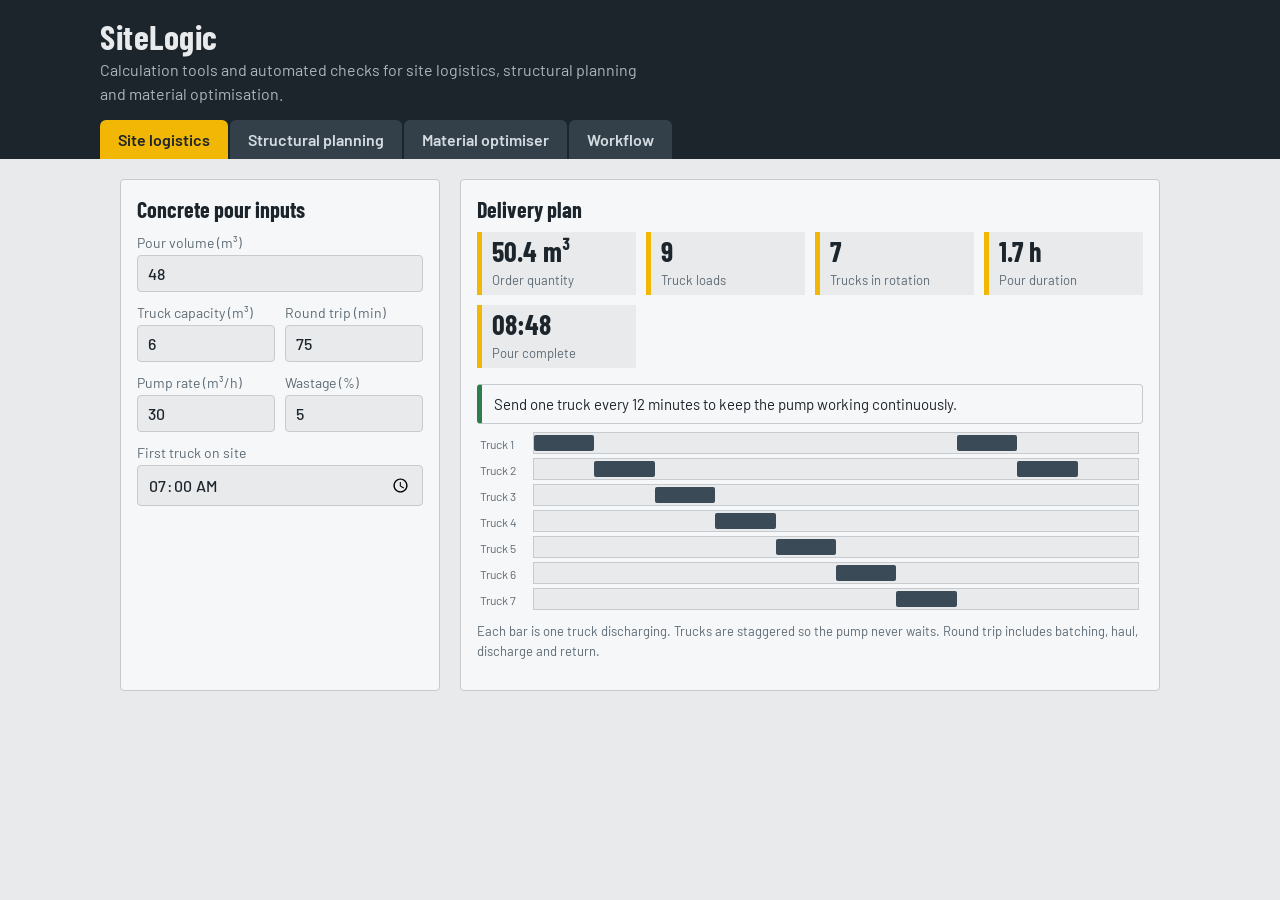
<file: portfolio/portfolio/sitelogic/index.html>
<!DOCTYPE html>
<html lang="en">
<head>
<meta charset="utf-8">
<meta name="viewport" content="width=device-width, initial-scale=1, viewport-fit=cover">
<title>SiteLogic – Smart Construction Toolkit</title>
<link href="https://fonts.googleapis.com/css2?family=Barlow+Condensed:wght@600;700&family=Barlow:wght@400;500;600&display=swap" rel="stylesheet">
<style>
:root{--bg:#e8eaec;--sf:#f6f7f8;--ink:#1d252c;--mu:#5d6a74;--ln:#c5cbd1;--ac:#f2b705;--acink:#1d252c;--ok:#2f7d4f;--wn:#b4541a;--bar:#3b4a57;--bar2:#8fa0ad;box-sizing:border-box;padding-top:env(safe-area-inset-top,0px);padding-bottom:env(safe-area-inset-bottom,0px)}
@media (prefers-color-scheme:dark){:root:not([data-theme="light"]){--bg:#161b20;--sf:#1f262d;--ink:#e8ecef;--mu:#95a3ae;--ln:#37424b;--ok:#5fc28a;--wn:#f0955a;--bar:#9fb2c0;--bar2:#4a5a67}}
:root[data-theme="dark"]{--bg:#161b20;--sf:#1f262d;--ink:#e8ecef;--mu:#95a3ae;--ln:#37424b;--ok:#5fc28a;--wn:#f0955a;--bar:#9fb2c0;--bar2:#4a5a67}
*{box-sizing:border-box}
html{scroll-padding-top:env(safe-area-inset-top,0px)}
body{margin:0;background:var(--bg);color:var(--ink);font:16px/1.5 Barlow,system-ui,-apple-system,"Segoe UI",sans-serif}
header{background:var(--ink);color:var(--bg);padding:20px 20px 0}
header .in{max-width:1080px;margin:auto}
h1{font:700 34px/1 "Barlow Condensed","Arial Narrow",sans-serif;margin:0 0 4px;letter-spacing:.5px}
header p{margin:0 0 14px;color:#aab6bf;max-width:60ch}
nav{display:flex;gap:2px;overflow-x:auto}
nav button{font:600 16px Barlow,sans-serif;border:0;padding:10px 18px;background:#33404a;color:#d5dce1;cursor:pointer;border-radius:6px 6px 0 0;white-space:nowrap}
nav button[aria-selected="true"]{background:var(--ac);color:var(--acink)}
nav button:focus-visible,input:focus-visible,select:focus-visible,textarea:focus-visible,.btn:focus-visible{outline:3px solid var(--ac);outline-offset:2px}
main{max-width:1080px;margin:auto;padding:20px}
section{display:none}section.on{display:grid;grid-template-columns:minmax(0,320px) minmax(0,1fr);gap:20px}
@media(max-width:780px){section.on{grid-template-columns:1fr}}
.pn{background:var(--sf);border:1px solid var(--ln);border-radius:4px;padding:16px}
h2{font:700 22px "Barlow Condensed","Arial Narrow",sans-serif;margin:0 0 10px}
label{display:block;font-size:14px;color:var(--mu);margin:10px 0 2px}
input,select,textarea{width:100%;font:500 16px Barlow,sans-serif;padding:8px 10px;border:1px solid var(--ln);border-radius:4px;background:var(--bg);color:var(--ink)}
.row{display:grid;grid-template-columns:1fr 1fr;gap:10px}
.kpis{display:grid;grid-template-columns:repeat(auto-fit,minmax(130px,1fr));gap:10px;margin-bottom:16px}
.k{border-left:5px solid var(--ac);padding:4px 10px;background:var(--bg)}
.k b{display:block;font:700 28px/1.1 "Barlow Condensed","Arial Narrow",sans-serif}
.k span{font-size:13px;color:var(--mu)}
.flag{padding:8px 12px;border-radius:4px;margin:8px 0;font-size:15px;border:1px solid var(--ln);border-left:5px solid var(--ok)}
.flag.w{border-left-color:var(--wn)}
table{width:100%;border-collapse:collapse;font-size:15px}
th,td{text-align:left;padding:6px 8px;border-bottom:1px solid var(--ln)}
th{font-weight:600;color:var(--mu)}
.sc{overflow-x:auto}
.lane{position:relative;height:22px;margin:4px 0;background:var(--bg);border:1px solid var(--ln)}
.lane i{position:absolute;top:2px;bottom:2px;background:var(--bar);border-radius:2px}
.lane em{position:absolute;left:-54px;font-style:normal;font-size:12px;color:var(--mu);top:2px}
.tl{margin-left:56px;margin-right:4px}
.stk{display:flex;height:20px;margin:4px 0;border:1px solid var(--ln);background:var(--bg)}
.stk i{background:var(--bar);border-right:2px solid var(--sf);font:normal 11px/18px Barlow,sans-serif;color:var(--bg);overflow:hidden;text-align:center}
.stk i:nth-child(even){background:var(--bar2)}
.stk u{background:repeating-linear-gradient(45deg,var(--wn) 0 3px,transparent 3px 7px);flex:1;opacity:.7}
.btn{font:600 15px Barlow,sans-serif;padding:9px 16px;border:0;border-radius:4px;background:var(--ac);color:var(--acink);cursor:pointer;margin-top:12px}
.ck{display:flex;gap:10px;align-items:flex-start;padding:8px 0;border-bottom:1px solid var(--ln)}
.ck input{width:20px;margin-top:3px}
.ck small{display:block;color:var(--mu)}
.note{font-size:13px;color:var(--mu);margin-top:12px}
</style>
</head>
<body>
<header><div class="in">
<h1>SiteLogic</h1>
<p>Calculation tools and automated checks for site logistics, structural planning and material optimisation.</p>
<nav role="tablist" id="tabs">
<button role="tab" data-t="log" aria-selected="true">Site logistics</button>
<button role="tab" data-t="str" aria-selected="false">Structural planning</button>
<button role="tab" data-t="mat" aria-selected="false">Material optimiser</button>
<button role="tab" data-t="wf" aria-selected="false">Workflow</button>
</nav></div></header>
<main>

<section id="log" class="on">
<div class="pn"><h2>Concrete pour inputs</h2>
<label>Pour volume (m³)</label><input id="l_v" type="number" value="48" min="1">
<div class="row"><div><label>Truck capacity (m³)</label><input id="l_c" type="number" value="6"></div>
<div><label>Round trip (min)</label><input id="l_r" type="number" value="75"></div></div>
<div class="row"><div><label>Pump rate (m³/h)</label><input id="l_p" type="number" value="30"></div>
<div><label>Wastage (%)</label><input id="l_w" type="number" value="5"></div></div>
<label>First truck on site</label><input id="l_s" type="time" value="07:00">
</div>
<div class="pn"><h2>Delivery plan</h2><div class="kpis" id="l_k"></div><div id="l_f"></div>
<div class="tl" id="l_t"></div>
<p class="note">Each bar is one truck discharging. Trucks are staggered so the pump never waits. Round trip includes batching, haul, discharge and return.</p></div>
</section>

<section id="str">
<div class="pn"><h2>Simply supported RC beam</h2>
<div class="row"><div><label>Span (m)</label><input id="s_L" type="number" value="6" step=".1"></div>
<div><label>Width b (mm)</label><input id="s_b" type="number" value="230"></div></div>
<div class="row"><div><label>Depth h (mm)</label><input id="s_h" type="number" value="450"></div>
<div><label>Cover (mm)</label><input id="s_c" type="number" value="30"></div></div>
<div class="row"><div><label>Dead load (kN/m)</label><input id="s_g" type="number" value="18"></div>
<div><label>Live load (kN/m)</label><input id="s_q" type="number" value="8"></div></div>
<div class="row"><div><label>fcu (N/mm²)</label><input id="s_f" type="number" value="30"></div>
<div><label>fy (N/mm²)</label><input id="s_y" type="number" value="460"></div></div>
<p class="note">Preliminary sizing using BS 8110 style factors (1.4 G + 1.6 Q). Final design must be checked and signed by a registered structural engineer.</p></div>
<div class="pn"><h2>Flexure, shear and bar options</h2><div class="kpis" id="s_k"></div><div id="s_f2"></div>
<div class="sc"><table id="s_t"></table></div></div>
</section>

<section id="mat">
<div class="pn"><h2>Rebar cutting list</h2>
<label>Stock bar length (m)</label><input id="m_s" type="number" value="12" step=".1">
<label>Bar diameter (mm)</label><input id="m_d" type="number" value="16">
<label>Cuts, one per line: length in m, quantity</label>
<textarea id="m_l" rows="8">3.2, 12
4.5, 8
2.1, 20
5.8, 6
1.6, 30</textarea></div>
<div class="pn"><h2>Optimised cutting plan</h2><div class="kpis" id="m_k"></div><div id="m_f"></div><div id="m_p"></div>
<p class="note">First-fit decreasing packing. Hatched area is offcut waste.</p></div>
</section>

<section id="wf">
<div class="pn" style="grid-column:1/-1"><h2>Auto-generated site workflow</h2>
<p class="note" style="margin-top:0">Tasks and warnings are created from the results in the other three tools. Change any input and this list updates.</p>
<div id="w_l"></div>
<button class="btn" id="w_c">Copy checklist</button> <span id="w_m" class="note"></span>
<textarea id="w_t" rows="1" style="display:none"></textarea></div>
</section>
</main>

<script>
const $=id=>document.getElementById(id),n=id=>parseFloat($(id).value)||0,R={};
const f=(x,d=1)=>Number(x).toFixed(d);
const kp=(a)=>a.map(([v,l])=>`<div class="k"><b>${v}</b><span>${l}</span></div>`).join('');
const fl=(t,w)=>`<div class="flag${w?' w':''}">${t}</div>`;
const hm=m=>{m=Math.round(m);return String(Math.floor(m/60)%24).padStart(2,'0')+':'+String(m%60).padStart(2,'0')};

function logistics(){
 const v=n('l_v'),c=Math.max(n('l_c'),.1),r=n('l_r'),p=Math.max(n('l_p'),.1),w=n('l_w');
 const order=v*(1+w/100),loads=Math.ceil(order/c),gap=c/p*60,trucks=Math.max(1,Math.ceil(r/gap)),hrs=order/p;
 const [sh,sm]=($('l_s').value||'07:00').split(':').map(Number),st=sh*60+sm;
 Object.assign(R,{order,loads,trucks,hrs,r,fin:st+(loads-1)*gap+gap,v});
 $('l_k').innerHTML=kp([[f(order)+' m³','Order quantity'],[loads,'Truck loads'],[trucks,'Trucks in rotation'],[f(hrs)+' h','Pour duration'],[hm(R.fin),'Pour complete']]);
 let h='';
 h+=fl(`Send one truck every ${f(gap,0)} minutes to keep the pump working continuously.`);
 if(r>90)h+=fl('Round trip is over 90 minutes. Ask the supplier for a retarder admixture to protect workability.',1);
 if(hrs>8)h+=fl('Pour runs longer than 8 hours. Plan a construction joint or a second shift.',1);
 $('l_f').innerHTML=h;
 const lanes=Math.min(trucks,12),tot=Math.min(loads,60)*gap+gap;let t='';
 for(let i=0;i<lanes;i++){t+=`<div class="lane"><em>Truck ${i+1}</em>`;
  for(let k=i;k<Math.min(loads,60);k+=trucks)t+=`<i title="Load ${k+1} at ${hm(st+k*gap)}" style="left:${k*gap/tot*100}%;width:${gap/tot*100}%"></i>`;
  t+='</div>'}
 $('l_t').innerHTML=t||'';
}

function structure(){
 const L=n('s_L'),b=n('s_b'),h=n('s_h'),cv=n('s_c'),g=n('s_g'),q=n('s_q'),fcu=n('s_f'),fy=n('s_y');
 const w=1.4*g+1.6*q,M=w*L*L/8,V=w*L/2,d=h-cv-8-10;
 const K=M*1e6/(b*d*d*fcu),Kp=.156,ok=K<=Kp;
 const z=Math.min(d*(.5+Math.sqrt(Math.max(.25-K/.9,0))),.95*d);
 const As=M*1e6/(.95*fy*z),Amin=.0013*b*h,Areq=Math.max(As,Amin);
 const vs=V*1e3/(b*d),vmax=Math.min(.8*Math.sqrt(fcu),5);
 const ld=L*1000/d,ldLim=20;
 const opts=[12,16,20,25].map(D=>{const a=Math.PI*D*D/4,k=Math.max(2,Math.ceil(Areq/a));const need=2*(cv+8)+k*D+(k-1)*Math.max(D,25);return{D,k,pr:k*a,fit:need<=b}});
 Object.assign(R,{K,ok,vs,vmax,ld,ldLim,Areq,M});
 $('s_k').innerHTML=kp([[f(w)+' kN/m','Ultimate load'],[f(M)+' kNm','Design moment'],[f(V)+' kN','Design shear'],[f(Areq,0)+' mm²','Steel required']]);
 let t='';
 t+=ok?fl(`Singly reinforced section works (K = ${f(K,3)}, limit 0.156).`):fl(`K = ${f(K,3)} exceeds 0.156. Increase the section or add compression steel.`,1);
 t+=vs<=vmax?fl(`Shear stress ${f(vs,2)} N/mm² is within the ${f(vmax,2)} limit.`):fl(`Shear stress ${f(vs,2)} N/mm² exceeds the ${f(vmax,2)} limit. Enlarge the section.`,1);
 t+=ld<=ldLim?fl(`Span/depth ratio ${f(ld,1)} is within the basic limit of ${ldLim}.`):fl(`Span/depth ratio ${f(ld,1)} is above the basic ${ldLim}. Check deflection or deepen the beam.`,1);
 $('s_f2').innerHTML=t;
 $('s_t').innerHTML='<tr><th>Bars</th><th>Provided (mm²)</th><th>One-layer fit</th></tr>'+opts.map(o=>`<tr><td>${o.k}Y${o.D}</td><td>${f(o.pr,0)}</td><td>${o.fit?'Fits':'Needs two layers'}</td></tr>`).join('');
}

function materials(){
 const S=n('m_s'),D=n('m_d');let cuts=[];
 $('m_l').value.split('\n').forEach(x=>{const [a,b]=x.split(',').map(parseFloat);if(a>0&&b>0)for(let i=0;i<b;i++)cuts.push(a)});
 const bad=cuts.filter(c=>c>S).length;cuts=cuts.filter(c=>c<=S).sort((a,b)=>b-a);
 const bars=[];
 cuts.forEach(c=>{let t=bars.find(x=>x.left>=c-1e-9);if(!t){t={cuts:[],left:S};bars.push(t)}t.cuts.push(c);t.left-=c});
 const use=cuts.reduce((a,b)=>a+b,0),tot=bars.length*S,waste=tot?(tot-use)/tot*100:0,naive=cuts.length;
 const wt=D*D/162,kg=tot*wt;
 Object.assign(R,{bars:bars.length,waste,naive,kg});
 $('m_k').innerHTML=kp([[bars.length,'Stock bars needed'],[f(waste)+'%','Waste'],[naive-bars.length,'Bars saved vs one-cut-per-bar'],[f(kg,0)+' kg','Steel to order']]);
 $('m_f').innerHTML=(bad?fl(`${bad} cut(s) are longer than the stock bar and were skipped.`,1):'')+(waste>8?fl('Waste is above 8%. Try a different stock length or combine cuts across elements.',1):fl('Waste is within a healthy range.'));
 $('m_p').innerHTML=bars.slice(0,40).map((b,i)=>`<div class="stk" title="Bar ${i+1}">${b.cuts.map(c=>`<i style="width:${c/S*100}%">${f(c,2)}</i>`).join('')}<u></u></div>`).join('')+(bars.length>40?`<p class="note">Showing the first 40 of ${bars.length} bars.</p>`:'');
}

const tasks=()=>{
 const a=[];
 a.push([`Order ${f(R.order)} m³ of concrete in ${R.loads} loads`,`Confirm ${R.trucks} trucks in rotation and a start time of ${$('l_s').value}.`]);
 a.push([`Cast ${Math.ceil(R.v/25)} sets of test cubes and run a slump test on each truck`,'Planning assumption of one set per 25 m³. Follow your project specification if it differs.']);
 if(R.r>90)a.push(['Request retarder admixture from the supplier','Round trip exceeds 90 minutes.',1]);
 if(R.trucks>6)a.push(['Assign a traffic marshal and a truck holding area','More than 6 trucks are in rotation.',1]);
 if(R.hrs>8)a.push(['Plan a construction joint or second shift','Pour duration exceeds 8 hours.',1]);
 a.push([`Provide ${f(R.Areq,0)} mm² of tension steel in the beam`,'See the bar options in Structural planning.']);
 if(!R.ok)a.push(['Revise the beam section before detailing','Section is over-stressed in bending.',1]);
 if(R.vs>R.vmax)a.push(['Enlarge the beam to reduce shear stress','Shear stress exceeds the limit.',1]);
 if(R.ld>R.ldLim)a.push(['Run a full deflection check','Span/depth ratio is above the basic limit.',1]);
 a.push([`Order ${f(R.kg,0)} kg of rebar as ${R.bars} stock bars`,`Cutting plan wastes ${f(R.waste)}%.`]);
 if(R.waste>8)a.push(['Re-run the optimiser with another stock length','Waste is above 8%.',1]);
 return a;
};
function workflow(){
 const t=tasks();
 $('w_l').innerHTML=t.map(([a,b,w],i)=>`<label class="ck" style="color:var(--ink);font-size:16px;margin:0"><input type="checkbox"><span>${a}${w?' <b style="color:var(--wn)">(flag)</b>':''}<small>${b}</small></span></label>`).join('');
 $('w_t').value=t.map(([a,b])=>`[ ] ${a} - ${b}`).join('\n');
}
function all(){logistics();structure();materials();workflow()}
document.querySelectorAll('input,textarea').forEach(e=>{if(e.type!=='checkbox')e.addEventListener('input',all)});
$('tabs').addEventListener('click',e=>{const t=e.target.dataset.t;if(!t)return;
 document.querySelectorAll('nav button').forEach(b=>b.setAttribute('aria-selected',b.dataset.t===t));
 document.querySelectorAll('section').forEach(s=>s.classList.toggle('on',s.id===t))});
$('w_c').onclick=async()=>{let ok=false;try{await navigator.clipboard.writeText($('w_t').value);ok=true}catch(e){}
 if(!ok){$('w_t').style.display='block';$('w_t').rows=8;$('w_t').select();$('w_m').textContent='Select and copy the text below.'}else $('w_m').textContent='Copied.'};
all();
</script>
</body>
</html>
</file>
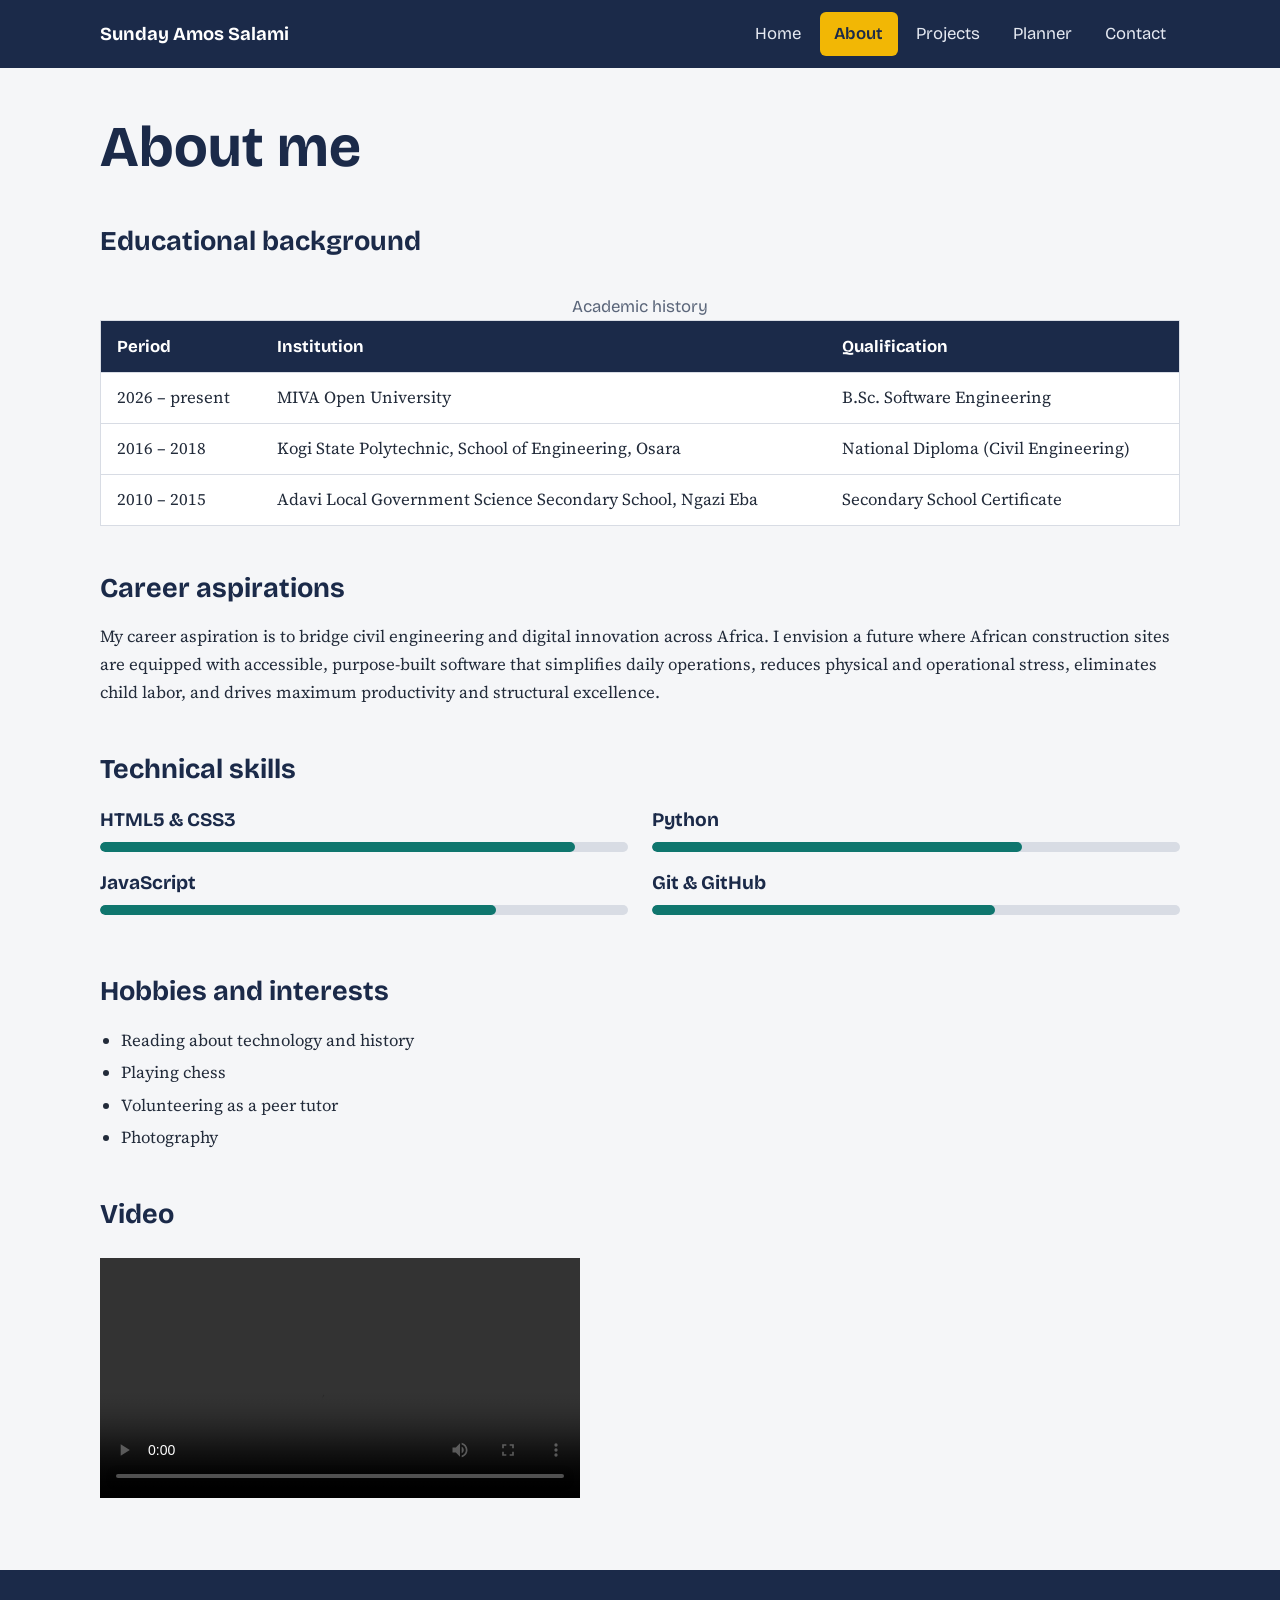
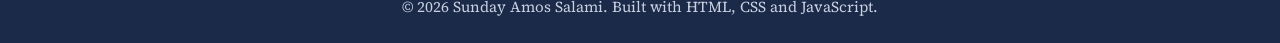
<file: portfolio/portfolio/about.html>
<!DOCTYPE html>
<!-- Page: About | Part of Sunday Amos Salami's student portfolio -->
<html lang="en">
<head>
  <meta charset="UTF-8">
  <!-- Makes the layout scale correctly on phones -->
  <meta name="viewport" content="width=device-width, initial-scale=1">
  <title>About | Sunday Amos Salami</title>
  <meta name="description" content="Student portfolio and academic planner of Sunday Amos Salami.">
  <!-- Google Fonts: speeds up font loading, then loads the two font families -->
  <link rel="preconnect" href="https://fonts.googleapis.com">
  <link rel="preconnect" href="https://fonts.gstatic.com" crossorigin>
  <link href="https://fonts.googleapis.com/css2?family=Bricolage+Grotesque:wght@500;700&family=Source+Serif+4:wght@400;600&display=swap" rel="stylesheet">
  <!-- Site-wide stylesheet -->
  <link rel="stylesheet" href="css/style.css">
</head>
<body>
  <!-- ===== Site header and navigation (same on every page) ===== -->
  <header>
    <div class="wrap">
      <a class="brand" href="index.html">Sunday Amos Salami</a>
      <!-- Mobile menu toggle; behaviour is in js/script.js -->
      <button id="menu-btn" aria-label="Toggle menu" aria-expanded="false">Menu</button>
      <nav aria-label="Main">
        <ul id="nav-list">
          <li><a href="index.html">Home</a></li>
          <li><a href="about.html" class="active" aria-current="page">About</a></li>
          <li><a href="projects.html">Projects</a></li>
          <li><a href="planner.html">Planner</a></li>
          <li><a href="contact.html">Contact</a></li>
        </ul>
      </nav>
    </div>
  </header>

  <!-- ===== Main page content ===== -->
  <main>
    <div class="wrap">
      <h1>About me</h1>

      <!-- Education history; .table-scroll lets the table scroll sideways on small screens -->
      <h2>Educational background</h2>
      <div class="table-scroll">
        <table>
          <caption class="stats">Academic history</caption>
          <thead>
            <tr><th>Period</th><th>Institution</th><th>Qualification</th></tr>
          </thead>
          <tbody>
            <tr><td>2026 – present</td><td>MIVA Open University</td><td>B.Sc. Software Engineering</td></tr>
            <tr><td>2016 – 2018</td><td>Kogi State Polytechnic, School of Engineering, Osara</td><td>National Diploma (Civil Engineering)</td></tr>
            <tr><td>2010 – 2015</td><td>Adavi Local Government Science Secondary School, Ngazi Eba</td><td>Secondary School Certificate</td></tr>
          </tbody>
        </table>
      </div>

      <h2>Career aspirations</h2>
      <p>My career aspiration is to bridge civil engineering and digital innovation across Africa. I envision a future where African construction sites are equipped with accessible, purpose-built software that simplifies daily operations, reduces physical and operational stress, eliminates child labor, and drives maximum productivity and structural excellence.</p>

      <!-- Skill bars: the inline width % controls how full each bar is -->
      <h2>Technical skills</h2>
      <div class="grid">
        <div>
          <h3>HTML5 &amp; CSS3</h3>
          <div class="bar"><span style="width:90%"></span></div>
          <h3>JavaScript</h3>
          <div class="bar"><span style="width:75%"></span></div>
        </div>
        <div>
          <h3>Python</h3>
          <div class="bar"><span style="width:70%"></span></div>
          <h3>Git &amp; GitHub</h3>
          <div class="bar"><span style="width:65%"></span></div>
        </div>
      </div>

      <h2>Hobbies and interests</h2>
      <ul class="list">
        <li>Reading about technology and history</li>
        <li>Playing chess</li>
        <li>Volunteering as a peer tutor</li>
        <li>Photography</li>
      </ul>

      <!-- Video (file must exist at media/intro.mp4) -->
      <h2>Video</h2>
      <video controls width="480" aria-label="Campus video">
        <source src="media/showcase.mp4" type="video/mp4">
        Add your own media/intro.mp4 to show a video here.
      </video>
    </div>
  </main>

  <!-- ===== Footer ===== -->
  <footer>
    <p>&copy; 2026 Sunday Amos Salami. Built with HTML, CSS and JavaScript.</p>
  </footer>

  <!-- Shared JavaScript: menu toggle, form validation, planner logic -->
  <script src="js/script.js"></script>
</body>
</html>
</file>
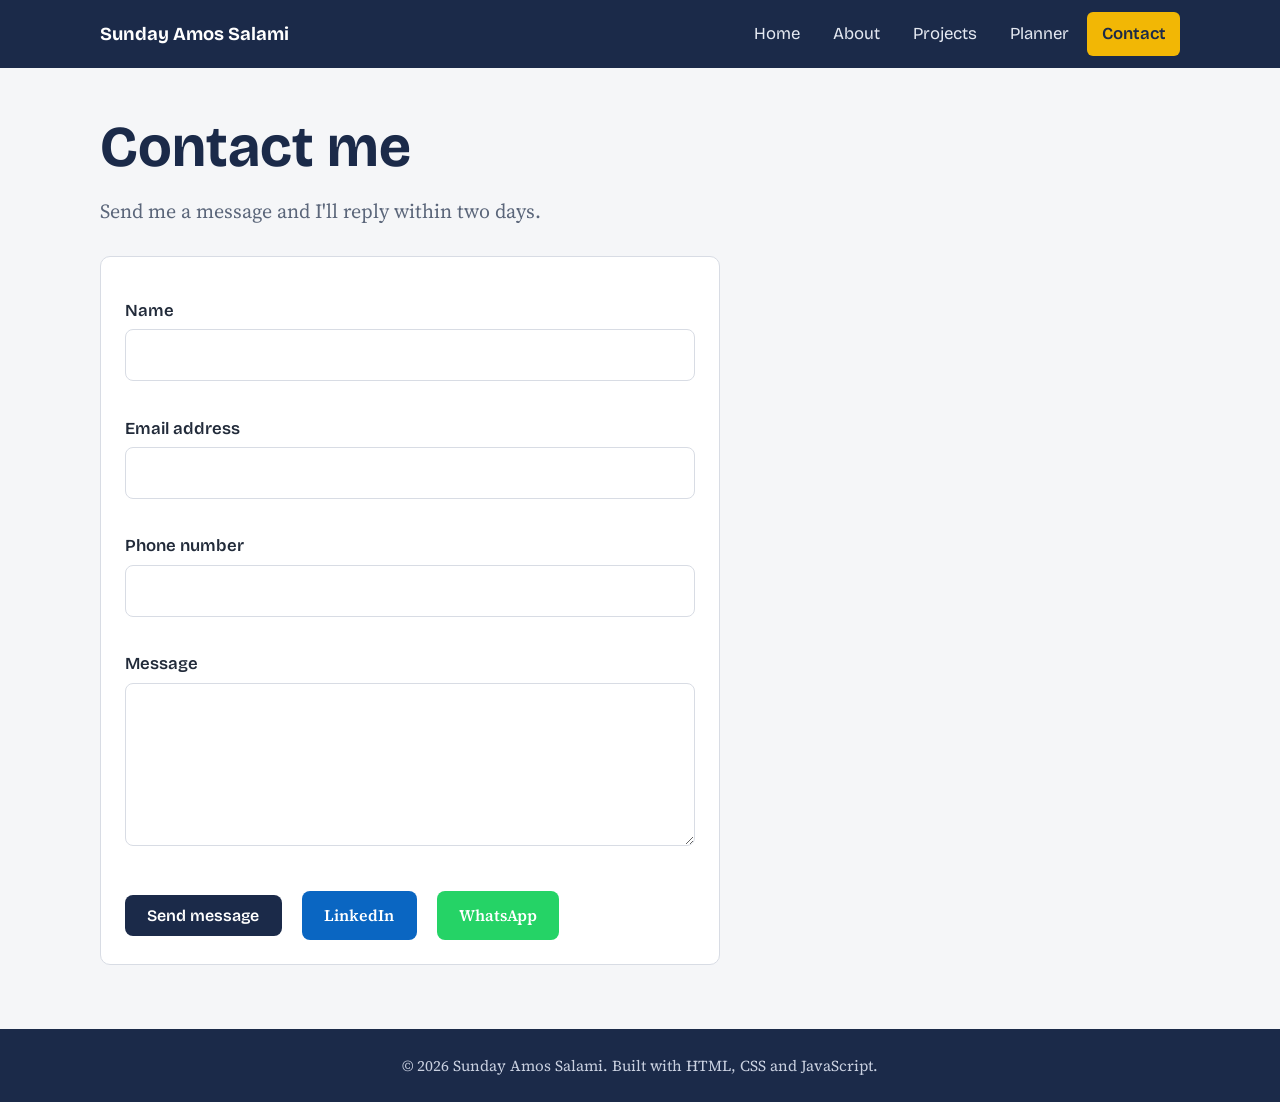
<file: portfolio/portfolio/contact.html>
<!DOCTYPE html>
<!-- Page: Contact | Part of Sunday Amos Salami's student portfolio -->
<html lang="en">
<head>
  <meta charset="UTF-8">
  <!-- Makes the layout scale correctly on phones -->
  <meta name="viewport" content="width=device-width, initial-scale=1">
  <title>Contact | Sunday Amos Salami</title>
  <meta name="description" content="Student portfolio and academic planner of Sunday Amos Salami.">
  <!-- Google Fonts: speeds up font loading, then loads the two font families -->
  <link rel="preconnect" href="https://fonts.googleapis.com">
  <link rel="preconnect" href="https://fonts.gstatic.com" crossorigin>
  <link href="https://fonts.googleapis.com/css2?family=Bricolage+Grotesque:wght@500;700&family=Source+Serif+4:wght@400;600&display=swap" rel="stylesheet">
  <!-- Site-wide stylesheet -->
  <link rel="stylesheet" href="css/style.css">
</head>
<body>
  <!-- ===== Site header and navigation (same on every page) ===== -->
  <header>
    <div class="wrap">
      <a class="brand" href="index.html">Sunday Amos Salami</a>
      <!-- Mobile menu toggle; behaviour is in js/script.js -->
      <button id="menu-btn" aria-label="Toggle menu" aria-expanded="false">Menu</button>
      <nav aria-label="Main">
        <ul id="nav-list">
          <li><a href="index.html">Home</a></li>
          <li><a href="about.html">About</a></li>
          <li><a href="projects.html">Projects</a></li>
          <li><a href="planner.html">Planner</a></li>
          <li><a href="contact.html" class="active" aria-current="page">Contact</a></li>
        </ul>
      </nav>
    </div>
  </header>

  <!-- ===== Main page content ===== -->
  <main>
    <div class="wrap">
      <h1>Contact me</h1>
      <p class="lead">Send me a message and I'll reply within two days.</p>
      <br>

      <!-- Contact form: novalidate turns off browser pop-ups so js/script.js can show custom errors.
           Each .err div below receives the error text for the field named in data-for. -->
      <form id="contact-form" novalidate>
        <label for="name">Name</label>
        <input id="name" name="name" type="text" autocomplete="name">
        <div class="err" data-for="name"></div>

        <label for="email">Email address</label>
        <input id="email" name="email" type="email" autocomplete="email">
        <div class="err" data-for="email"></div>

        <label for="phone">Phone number</label>
        <!-- inputmode="tel" (was "numeric") so users can still type "+" for country codes -->
        <input id="phone" name="phone" type="tel" inputmode="tel" autocomplete="tel">
        <div class="err" data-for="phone"></div>

        <label for="message">Message</label>
        <textarea id="message" name="message" rows="5"></textarea>
        <div class="err" data-for="message"></div>

        <button class="btn" type="submit">Send message</button>
        <!-- Success message shown after a valid submit; role="status" announces it to screen readers -->
		
		<!-- Social buttons -->
<a class="btn btn-linkedin" href="https://www.linkedin.com/in/SUNDAY-SALAMI" target="_blank" rel="noopener noreferrer">LinkedIn</a>
<a class="btn btn-whatsapp" href="https://wa.me/message/IJBRNTI3IL3IF1" target="_blank" rel="noopener noreferrer">WhatsApp</a>

        <div class="msg" id="form-ok" role="status"></div>
      </form>
    </div>
  </main>

  <!-- ===== Footer ===== -->
  <footer>
    <p>&copy; 2026 Sunday Amos Salami. Built with HTML, CSS and JavaScript.</p>
  </footer>

  <!-- Shared JavaScript: menu toggle, form validation, planner logic -->
  <script src="js/script.js"></script>
</body>
</html>
</file>
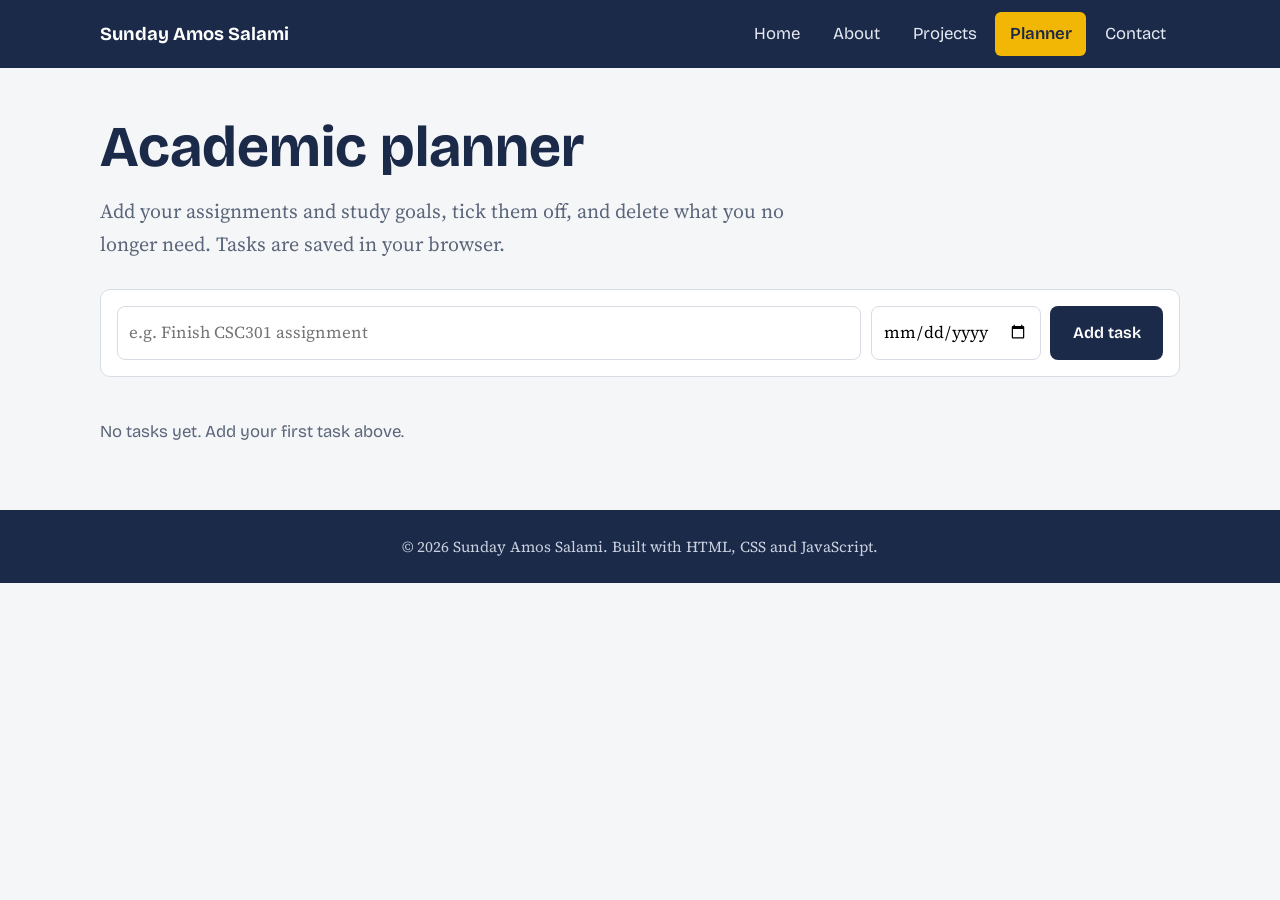
<file: portfolio/portfolio/planner.html>
<!DOCTYPE html>
<!-- Page: Academic Planner | Part of Sunday Amos Salami's student portfolio -->
<html lang="en">
<head>
  <meta charset="UTF-8">
  <!-- Makes the layout scale correctly on phones -->
  <meta name="viewport" content="width=device-width, initial-scale=1">
  <title>Academic Planner | Sunday Amos Salami</title>
  <meta name="description" content="Student portfolio and academic planner of Sunday Amos Salami.">
  <!-- Google Fonts: speeds up font loading, then loads the two font families -->
  <link rel="preconnect" href="https://fonts.googleapis.com">
  <link rel="preconnect" href="https://fonts.gstatic.com" crossorigin>
  <link href="https://fonts.googleapis.com/css2?family=Bricolage+Grotesque:wght@500;700&family=Source+Serif+4:wght@400;600&display=swap" rel="stylesheet">
  <!-- Site-wide stylesheet -->
  <link rel="stylesheet" href="css/style.css">
</head>
<body>
  <!-- ===== Site header and navigation (same on every page) ===== -->
  <header>
    <div class="wrap">
      <a class="brand" href="index.html">Sunday Amos Salami</a>
      <!-- Mobile menu toggle; behaviour is in js/script.js -->
      <button id="menu-btn" aria-label="Toggle menu" aria-expanded="false">Menu</button>
      <nav aria-label="Main">
        <ul id="nav-list">
          <li><a href="index.html">Home</a></li>
          <li><a href="about.html">About</a></li>
          <li><a href="projects.html">Projects</a></li>
          <li><a href="planner.html" class="active" aria-current="page">Planner</a></li>
          <li><a href="contact.html">Contact</a></li>
        </ul>
      </nav>
    </div>
  </header>

  <!-- ===== Main page content ===== -->
  <main>
    <div class="wrap">
      <h1>Academic planner</h1>
      <p class="lead">Add your assignments and study goals, tick them off, and delete what you no longer need. Tasks are saved in your browser.</p>
      <br>

      <!-- Add-task form: task text + optional due date (handled by js/script.js) -->
      <form id="task-form" class="planner-add" aria-label="Add task" style="max-width:none;padding:1rem">
        <input type="text" id="task-input" placeholder="e.g. Finish CSC301 assignment" aria-label="Task" required>
        <input type="date" id="task-date" aria-label="Due date">
        <button class="btn" type="submit">Add task</button>
      </form>

      <!-- Validation error message area -->
      <p class="err" id="task-err"></p>

      <!-- Tasks are inserted here by JavaScript -->
      <ul id="task-list"></ul>

      <!-- Summary, e.g. "2 of 5 tasks completed" -->
      <p class="stats" id="task-stats"></p>
    </div>
  </main>

  <!-- ===== Footer ===== -->
  <footer>
    <p>&copy; 2026 Sunday Amos Salami. Built with HTML, CSS and JavaScript.</p>
  </footer>

  <!-- Shared JavaScript: menu toggle, form validation, planner logic -->
  <script src="js/script.js"></script>
</body>
</html>
</file>
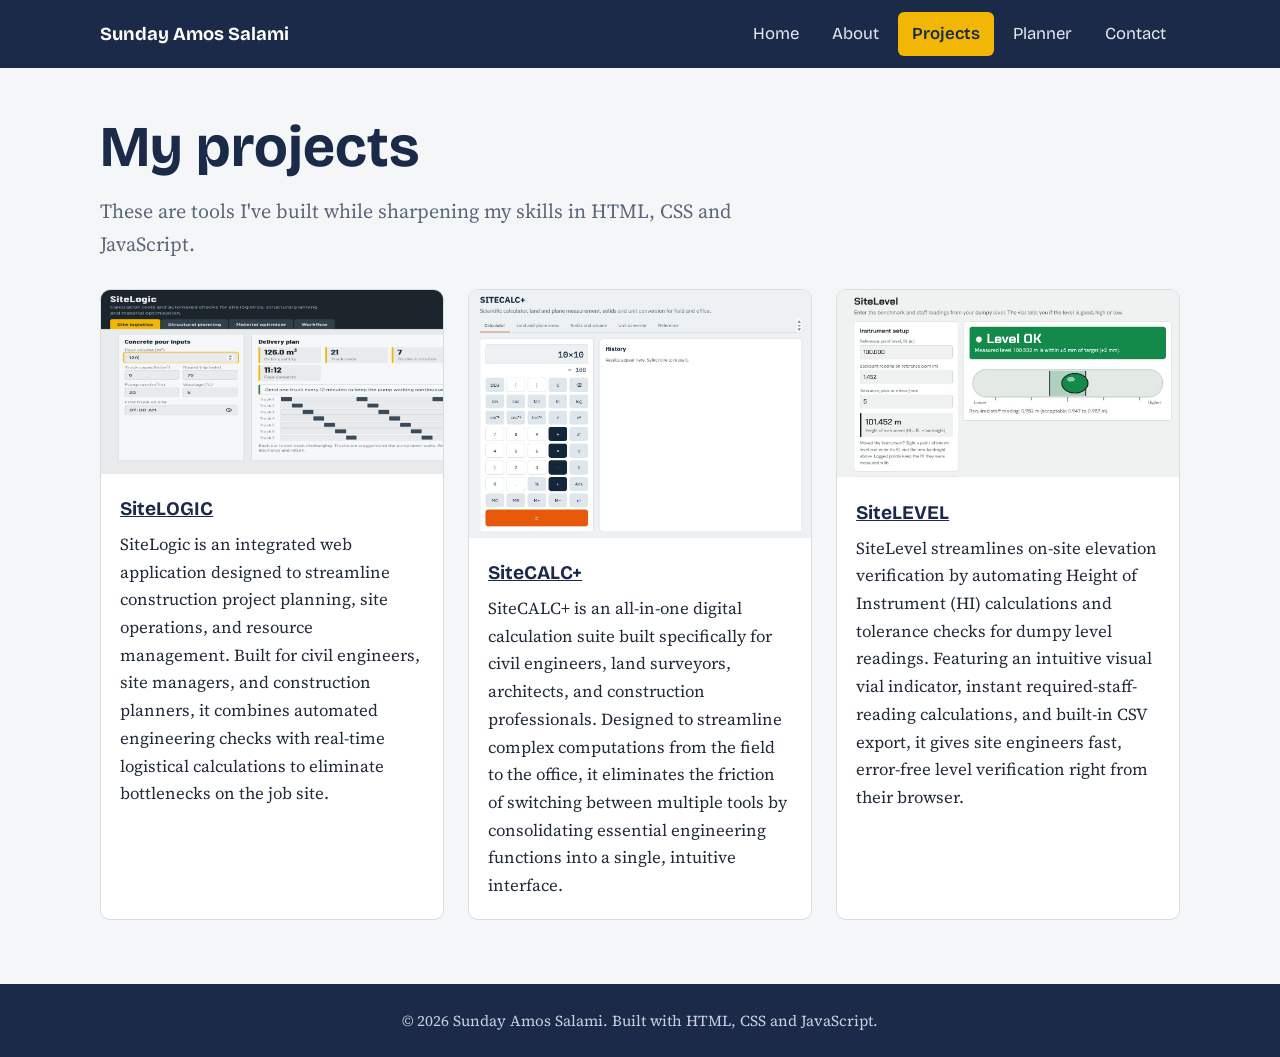
<file: portfolio/portfolio/projects.html>
<!DOCTYPE html>
<!-- Page: Projects | Part of Sunday Amos Salami's student portfolio -->
<html lang="en">
<head>
  <meta charset="UTF-8">
  <!-- Makes the layout scale correctly on phones -->
  <meta name="viewport" content="width=device-width, initial-scale=1">
  <title>Projects | Sunday Amos Salami</title>
  <meta name="description" content="Student portfolio and academic planner of Sunday Amos Salami.">
  <!-- Google Fonts: speeds up font loading, then loads the two font families -->
  <link rel="preconnect" href="https://fonts.googleapis.com">
  <link rel="preconnect" href="https://fonts.gstatic.com" crossorigin>
  <link href="https://fonts.googleapis.com/css2?family=Bricolage+Grotesque:wght@500;700&family=Source+Serif+4:wght@400;600&display=swap" rel="stylesheet">
  <!-- Site-wide stylesheet -->
  <link rel="stylesheet" href="css/style.css">
</head>
<body>
  <!-- ===== Site header and navigation (same on every page) ===== -->
  <header>
    <div class="wrap">
      <a class="brand" href="index.html">Sunday Amos Salami</a>
      <!-- Mobile menu toggle; behaviour is in js/script.js -->
      <button id="menu-btn" aria-label="Toggle menu" aria-expanded="false">Menu</button>
      <nav aria-label="Main">
        <ul id="nav-list">
          <li><a href="index.html">Home</a></li>
          <li><a href="about.html">About</a></li>
          <li><a href="projects.html" class="active" aria-current="page">Projects</a></li>
          <li><a href="planner.html">Planner</a></li>
          <li><a href="contact.html">Contact</a></li>
        </ul>
      </nav>
    </div>
  </header>

  <!-- ===== Main page content ===== -->
  <main>
    <div class="wrap">
      <h1>My projects</h1>
      <p class="lead">These are tools I've built while sharpening my skills in HTML, CSS and JavaScript.</p>
      <br>

      <!-- Project cards laid out in a responsive grid -->
      <div class="grid">

        <!-- Project 1 -->
        <article class="card">
		
          <img src="images/SiteLOGIC.jpg" alt="Screenshot of the SiteLOGIC web app project" loading="lazy">
          <div class="body">
		  <a href="sitelogic/index.html">
            <h3>SiteLOGIC</h3>
			 </a>
            <p>SiteLogic is an integrated web application designed to streamline construction project planning, site operations, and resource management. Built for civil engineers, site managers, and construction planners, it combines automated engineering checks with real-time logistical calculations to eliminate bottlenecks on the job site.</p>
          </div>
		 
        </article>

        <!-- Project 2 -->
        <article class="card">
          <img src="images/SiteCALC+.jpg" alt="Screenshot of the SiteCALC+ web app" loading="lazy">
          <div class="body">
			<a href="sitecalc/index.html">
            <h3>SiteCALC+</h3>
			</a>
            <p>SiteCALC+ is an all-in-one digital calculation suite built specifically for civil engineers, land surveyors, architects, and construction professionals. Designed to streamline complex computations from the field to the office, it eliminates the friction of switching between multiple tools by consolidating essential engineering functions into a single, intuitive interface.</p>
          </div>
        </article>

        <!-- Project 3 -->
        <article class="card">
          <img src="images/Sitelevel.jpg" alt="Screenshot of the SiteLEVEL web app" loading="lazy">
          <div class="body">
		  <a href="sitelevel/index.html">
            <h3>SiteLEVEL</h3>
			</a>
            <p>SiteLevel streamlines on-site elevation verification by automating Height of Instrument (HI) calculations and tolerance checks for dumpy level readings. Featuring an intuitive visual vial indicator, instant required-staff-reading calculations, and built-in CSV export, it gives site engineers fast, error-free level verification right from their browser.</p>
          </div>
        </article>

      </div>
    </div>
  </main>

  <!-- ===== Footer ===== -->
  <footer>
    <p>&copy; 2026 Sunday Amos Salami. Built with HTML, CSS and JavaScript.</p>
  </footer>

  <!-- Shared JavaScript: menu toggle, form validation, planner logic -->
  <script src="js/script.js"></script>
</body>
</html>
</file>
<file: portfolio/portfolio/css/style.css>
:root{--navy:#1B2A49;--chalk:#F5F6F8;--sun:#F2B705;--ink:#222B3A;--mute:#5B667A;--line:#D8DCE4;--card:#fff;--ok:#0F766E;--bad:#B42318}
*{box-sizing:border-box;margin:0}
body{font-family:'Source Serif 4',Georgia,serif;line-height:1.65;color:var(--ink);background:var(--chalk);font-size:1.05rem}
h1,h2,h3,nav,button,label,th{font-family:'Bricolage Grotesque','Segoe UI',system-ui,sans-serif}
img{max-width:100%;display:block}a{color:var(--navy)}
:focus-visible{outline:3px solid var(--sun);outline-offset:2px}
.wrap{width:min(1080px,92%);margin-inline:auto}
header{background:var(--navy);position:sticky;top:0;z-index:10}
header .wrap{display:flex;align-items:center;justify-content:space-between;padding:.75rem 0}
.brand{color:#fff;font:700 1.15rem 'Bricolage Grotesque',sans-serif;text-decoration:none}
nav ul{display:flex;gap:.25rem;list-style:none;padding:0}
nav a{color:#E4E8F1;text-decoration:none;padding:.5rem .9rem;border-radius:6px;display:block;transition:background .2s,color .2s}
nav a:hover{background:rgba(255,255,255,.12)}
nav a.active{background:var(--sun);color:var(--navy);font-weight:600}
#menu-btn{display:none;background:none;border:1px solid #fff6;color:#fff;padding:.4rem .8rem;border-radius:6px;font-size:1rem;cursor:pointer}
main{padding:3rem 0 4rem}
h1{font-size:clamp(2.2rem,5vw,3.6rem);line-height:1.1;color:var(--navy);margin-bottom:1rem}
h2{font-size:1.7rem;color:var(--navy);margin:2.5rem 0 .8rem}
h3{font-size:1.2rem;color:var(--navy);margin-bottom:.4rem}
p+p{margin-top:.8rem}
.hero{display:grid;grid-template-columns:1.3fr 1fr;gap:3rem;align-items:center}
.hero img{border-radius:50% 50% 12px 12px;border:6px solid var(--sun);aspect-ratio:1;object-fit:cover;animation:rise .9s ease both}
@keyframes rise{from{opacity:0;transform:translateY(24px)}to{opacity:1;transform:none}}
.lead{font-size:1.25rem;color:var(--mute);max-width:36em}
.btn{display:inline-block;background:var(--navy);color:#fff;padding:.7rem 1.4rem;border-radius:8px;text-decoration:none;border:0;font-size:1rem;font-weight:600;cursor:pointer;transition:transform .15s,background .2s;margin:1.2rem .5rem 0 0}
.btn:hover{background:#2C4170;transform:translateY(-2px)}
.btn.alt{background:var(--sun);color:var(--navy)}
.grid{display:grid;grid-template-columns:repeat(auto-fit,minmax(280px,1fr));gap:1.5rem}
.card{background:var(--card);border:1px solid var(--line);border-radius:10px;overflow:hidden;transition:transform .2s,box-shadow .2s}
.card:hover{transform:translateY(-4px);box-shadow:0 10px 24px #1b2a4922}
.card .body{padding:1.2rem}
.tag{display:inline-block;background:#FFF3C4;color:#6B4E00;font:600 .8rem 'Bricolage Grotesque',sans-serif;padding:.1rem .6rem;border-radius:99px;margin:.6rem .3rem 0 0}
table{width:100%;border-collapse:collapse;background:var(--card);border:1px solid var(--line)}
th,td{padding:.7rem 1rem;text-align:left;border-bottom:1px solid var(--line)}
th{background:var(--navy);color:#fff}
.table-scroll{overflow-x:auto}
ul.list{padding-left:1.3rem}ul.list li{margin:.3rem 0}
.bar{background:var(--line);border-radius:99px;height:10px;margin:.2rem 0 .9rem;overflow:hidden}
.bar span{display:block;height:100%;background:var(--ok);border-radius:99px;transition:width .8s}
audio,video{width:100%;max-width:480px;margin-top:.5rem}
form{background:var(--card);border:1px solid var(--line);border-radius:10px;padding:1.5rem;max-width:620px}
label{display:block;font-weight:600;margin:1rem 0 .3rem}
input,textarea{width:100%;padding:.7rem;border:1.5px solid var(--line);border-radius:8px;font:inherit}
input:focus,textarea:focus{border-color:var(--navy)}
input.invalid,textarea.invalid{border-color:var(--bad)}
.err{color:var(--bad);font-size:.9rem;min-height:1.2em;font-family:'Segoe UI',sans-serif}
.msg{margin-top:1rem;padding:.8rem 1rem;border-radius:8px;background:#DDF4EF;color:#0B4F49;display:none}
.planner-add{display:flex;gap:.6rem;flex-wrap:wrap}
.planner-add input{flex:1 1 220px}.planner-add input[type=date]{flex:0 1 170px}
.planner-add .btn{margin:0}
#task-list{list-style:none;padding:0;margin-top:1.5rem}
#task-list li{display:flex;align-items:center;gap:.8rem;background:var(--card);border:1px solid var(--line);border-radius:8px;padding:.7rem 1rem;margin-bottom:.6rem;animation:rise .3s ease both}
#task-list li.done .t{text-decoration:line-through;color:var(--mute)}
#task-list .t{flex:1}#task-list small{color:var(--mute);display:block}
#task-list input{width:20px;height:20px;accent-color:var(--ok)}
.del{background:none;border:1px solid var(--line);border-radius:6px;padding:.3rem .7rem;cursor:pointer;color:var(--bad)}
.del:hover{background:#FEE4E2}
.stats{color:var(--mute);margin-top:1rem;font-family:'Bricolage Grotesque',sans-serif}
footer{background:var(--navy);color:#C9D0E0;text-align:center;padding:1.5rem 0;font-size:.95rem}
@media(max-width:760px){
.hero{grid-template-columns:1fr}.hero img{max-width:260px;order:-1}
#menu-btn{display:block}
nav ul{display:none;position:absolute;left:0;right:0;top:100%;background:var(--navy);flex-direction:column;padding:.5rem 4%}
nav ul.open{display:flex}}
@media(prefers-reduced-motion:reduce){*{animation:none!important;transition:none!important}}
a.btn {
  display: inline-block;
  text-decoration: none;
  margin-left: 0.5rem;
}

.btn-linkedin { background: #0a66c2; color: #fff; }
.btn-whatsapp { background: #25d366; color: #fff; }

/* Stack neatly on small phones */
@media (max-width: 480px) {
  a.btn { margin: 0.5rem 0.5rem 0 0; }
}
</file>
